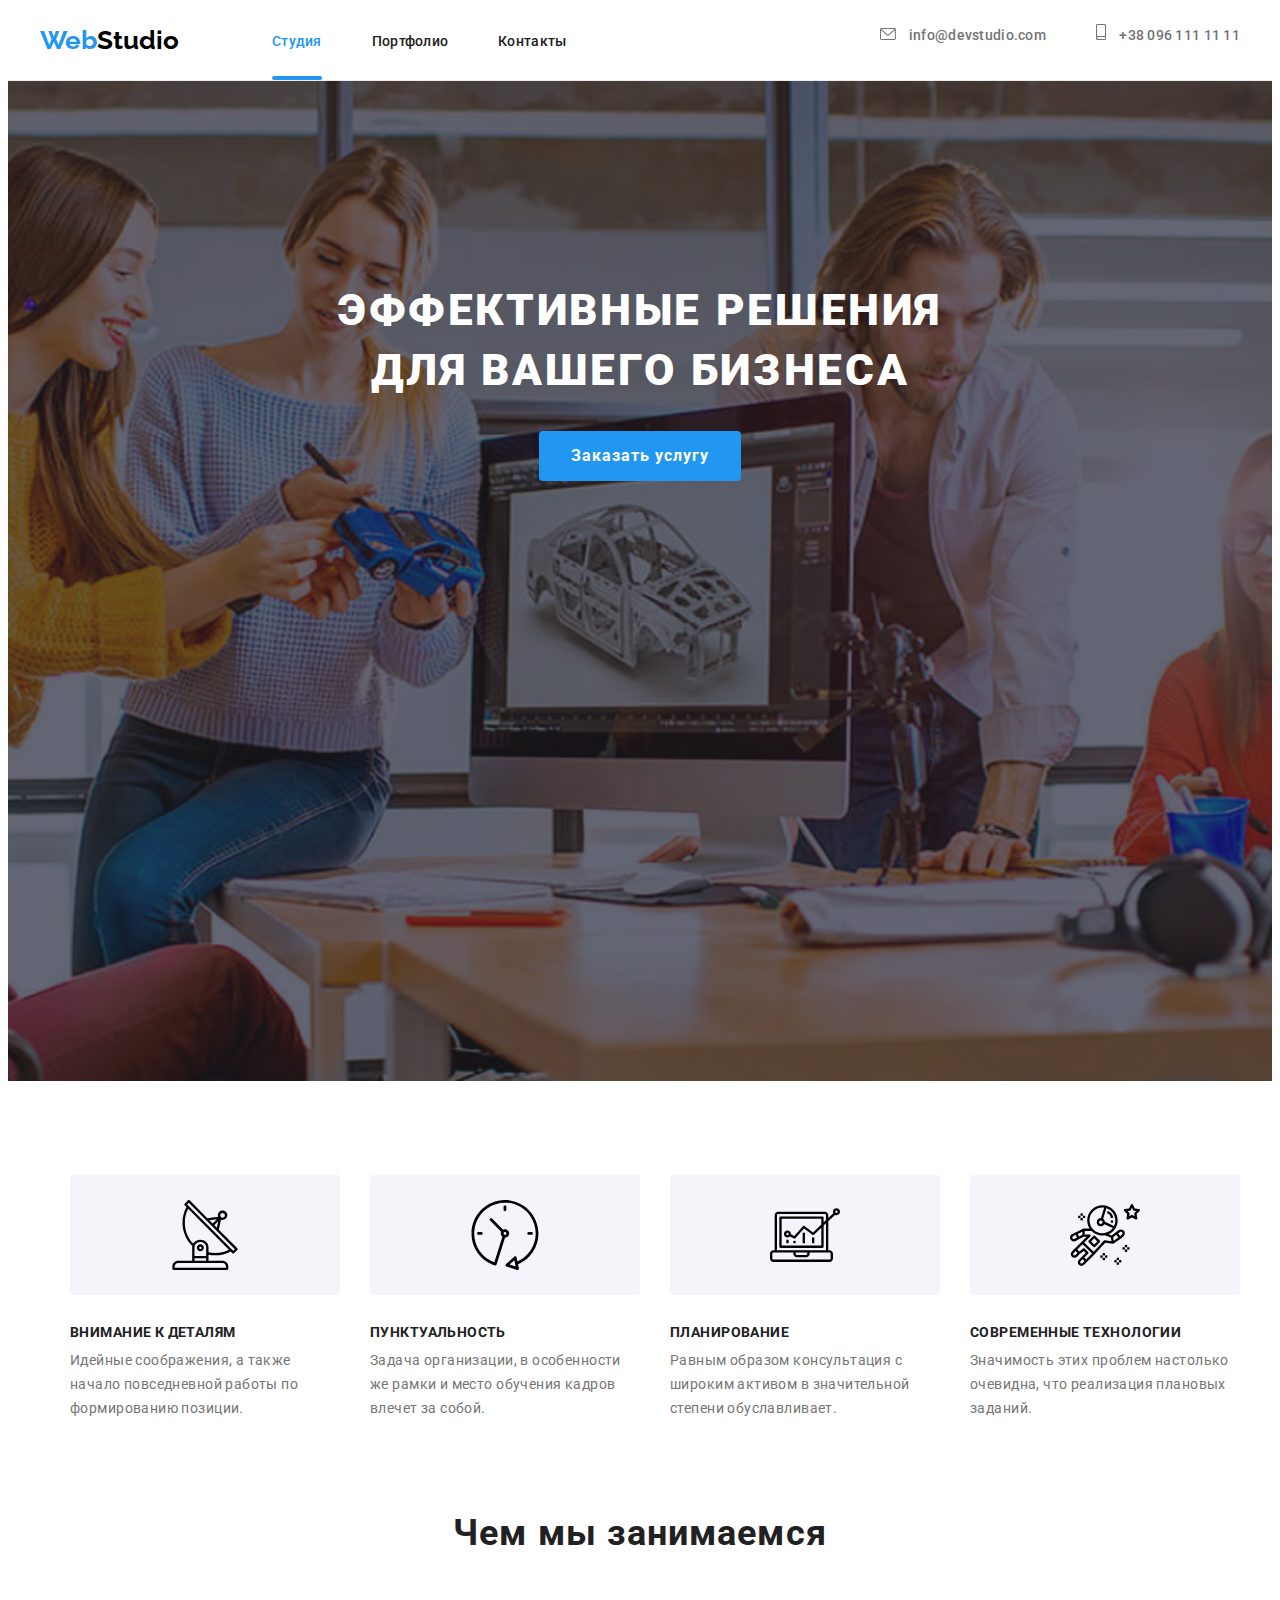
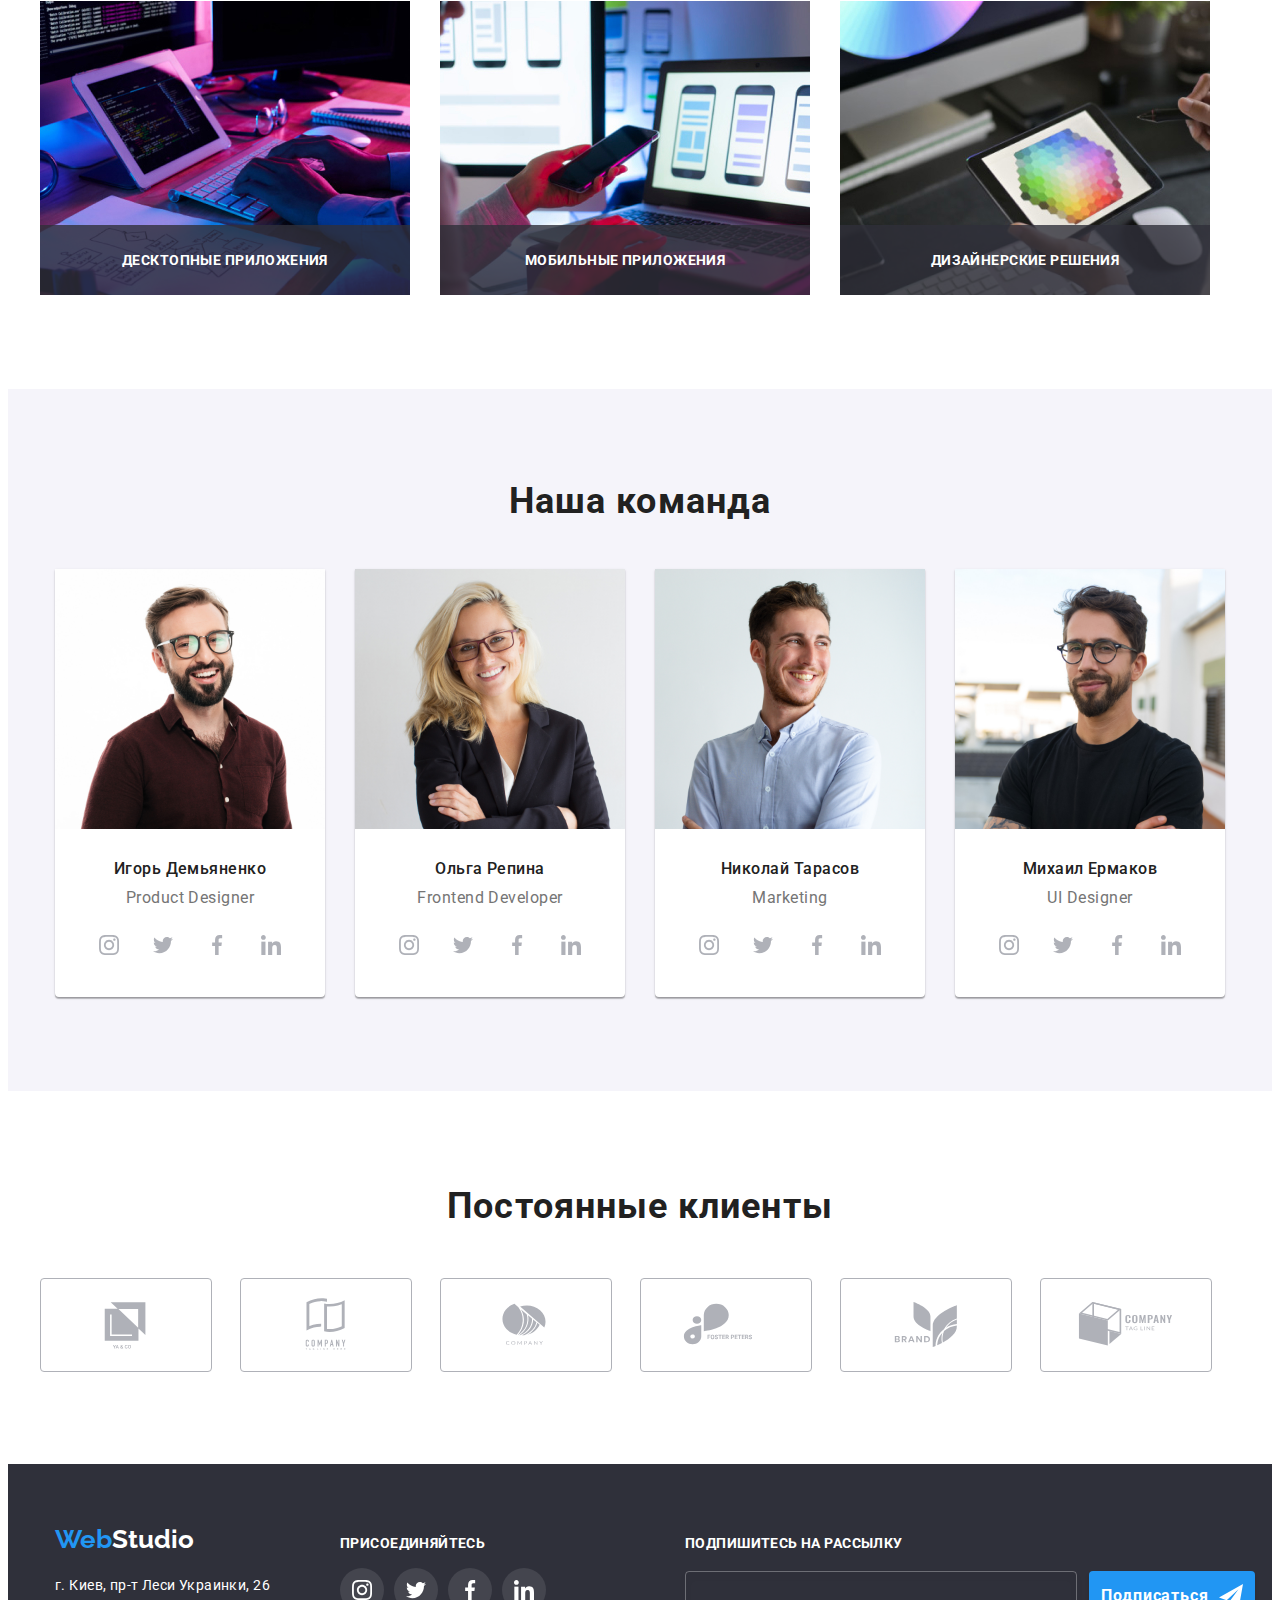
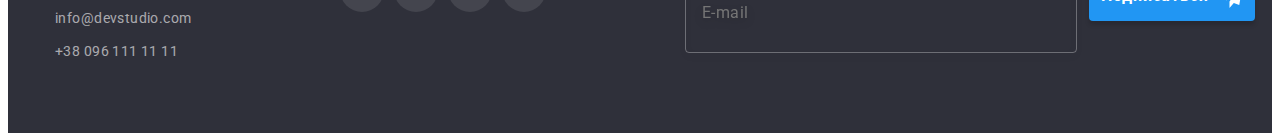
<file: index.html>
<!DOCTYPE html>
<html lang="ru">
<head>
    <meta charset="UTF-8" />
    <meta http-equiv="X-UA-Compatible" content="IE=edge" />
    <meta name="viewport" content="width=device-width, initial-scale=1.0" />
    <title>Студия</title>
    <link rel="preconnect" href="https://fonts.gstatic.com" />
    <link
        href="https://fonts.googleapis.com/css2?family=Raleway:wght@700&family=Roboto:wght@400;500;700;900&display=swap"
        rel="stylesheet" />
    <link rel="stylesheet" href="./css/main.min.css" />
    <link rel="stylesheet" href="./css/styles.css" />
    <link rel="stylesheet" href="https://cdnjs.cloudflare.com/ajax/libs/modern-normalize/1.1.0/modern-normalize.min.css"
        integrity="sha512-wpPYUAdjBVSE4KJnH1VR1HeZfpl1ub8YT/NKx4PuQ5NmX2tKuGu6U/JRp5y+Y8XG2tV+wKQpNHVUX03MfMFn9Q=="
        crossorigin="anonymous" referrerpolicy="no-referrer" />
</head>

<body>
    <header>
        <div class="container header">
            <button class="mobile-menu-btn" type="button" data-menu-button>
                <svg class="mobile-menu-icon" width="24" height="16">
                    <use class="mobile-menu-burger" href="./images/icons.svg#icon-menu"></use>
                    <use class="mobile-menu-close" href="./images/icons.svg#icon-close"></use>
                </svg>
            </button>
            <a href="./index.html" class="logo"><span class="logo-beginning">Web</span>Studio</a>
            <nav class="header__nav">
                <ul class="header__list">
                    <li class="header__list-item">
                        <a href="index.html" class="header__link link-active">Студия</a>
                    </li>
                    <li class="header__list-item">
                        <a href="portfolio.html" class="header__link">Портфолио</a>
                    </li>
                    <li class="header__list-item">
                        <a href="" class="header__link">Контакты</a>
                    </li>
                </ul>
            </nav>
            <ul class="header__address">
                <li class="header__address-item address__item">
                    <a href="" class="address__link envelope-link">
                        <svg class="icon icon-envelope">
                            <use href="./images/icons.svg#icon-envelope"></use>
                        </svg>
                        info@devstudio.com
                    </a>
                </li>
                <li class="header__address-item address__item">
                    <a href="" class="address__link tel-link">
                        <svg class="icon icon-tel">
                            <use href="./images/icons.svg#icon-tel"></use>
                        </svg>
                        +38 096 111 11 11
                    </a>
                </li>
            </ul>
        </div>
    </header>
    <div class="mobile-menu" data-menu>
        <ul class="mobile-menu-nav list">
            <li class="mobile-menu-nav-item">
                <a class="mobile-menu__link current" href="index.html">Студия </a>
            </li>
            <li class="mobile-menu-nav-item">
                <a class="mobile-menu__link" href="portfolio.html">Портфолио</a>
            </li>
            <li class="mobile-menu-nav-item">
                <a class="mobile-menu__link" href="">Контакты</a>
            </li>
        </ul>

        <ul class="mobile-menu-contacts list">
            <li class="mobile-menu-contacts-item">
                <a class="mobile-menu__contacts__tel accent" href=""> +38 096 111 11 11 </a>
            </li>
            <li class="mobile-menu-contacts-item">
                <a class="mobile-menu__contacts__mail" href="">info@devstudio.com</a>
            </li>
        </ul>

        <ul class="mobile-menu-socials list">
            <li class="mobile-menu-socials-item">
                <a class="mobile-menu-socials-link link" href=""> Instagram </a>
            </li>
            <li class="mobile-menu-socials-item">
                <a class="mobile-menu-socials-link link" href="">Twitter</a>
            </li>
            <li class="mobile-menu-socials-item">
                <a class="mobile-menu-socials-link link" href="">Facebook</a>
            </li>
            <li class="mobile-menu-socials-item">
                <a class="mobile-menu-socials-link link" href="">LinkedIn</a>
            </li>
        </ul>
    </div>
    <main> 
        <section class="hero bg-img">
            <div class="hero__container">
                <h1 class="hero__text">Эффективные решения для вашего бизнеса</h1>
                <button type="button" class="hero__btn" data-modal-open>Заказать услугу</button>
            </div>
        </section>
        <section class="benefits">
            <div class="container">
                <ul class="benefits__list">
                    <li class="benefits__item">
                        <div class="benefits__icon-box">
                        <svg class="benefits__icon" width="20" height="20">
                            <use href="./images/icons.svg#icon-antenna"></use>
                        </svg>
                        </div>
                        <div class="benefits__box">
                        <h3 class="benefits__header">Внимание к деталям</h3>
                        <p class="benefits__text">
                            Идейные соображения, а также начало повседневной работы по
                            формированию позиции.
                        </p>
                        </div>
                    </li>
                    <li class="benefits__item">
                        <div class="benefits__icon-box">
                        <svg class="benefits__icon" width="20" height="20">
                            <use href="./images/icons.svg#icon-clock"></use>
                        </svg>
                        </div>
                        <div class="benefits__box">
                        <h3 class="benefits__header">Пунктуальность</h3>
                        <p class="benefits__text">
                            Задача организации, в особенности же рамки и место обучения
                            кадров влечет за собой.
                        </p>
                        </div>
                    </li>
                    <li class="benefits__item">
                        <div class="benefits__icon-box">
                        <svg class="benefits__icon" width="20" height="20">
                            <use href="./images/icons.svg#icon-diagram"></use>
                        </svg>
                        </div>
                        <div class="benefits__box">
                        <h3 class="benefits__header">Планирование</h3>
                        <p class="benefits__text">
                            Равным образом консультация с широким активом в значительной
                            степени обуславливает.
                        </p>
                        </div>
                    </li>
                    <li class="benefits__item">
                        <div class="benefits__icon-box">
                        <svg class="benefits__icon" width="20" height="20">
                            <use href="./images/icons.svg#icon-astronaut"></use>
                        </svg>
                        </div>
                        <div class="benefits__box">
                        <h3 class="benefits__header">Современные технологии</h3>
                        <p class="benefits__text">
                            Значимость этих проблем настолько очевидна, что реализация
                            плановых заданий.
                        </p>
                        </div>
                    </li>
                </ul>
            </div>
        </section>
        <section class="activities">
            <div class="container">
                <h2 class="activities__header">Чем мы занимаемся</h2>
                <ul class="activities__list">
                    <li class="activities__item">
                        <img src="./images/features/box1.jpg" alt="Человек програмирует" width="370" height="294"
                            class="activities__img"/>
                        <p class="activities__paragraph">Десктопные приложения</p>
                    </li>
                    <li class="activities__item">
                        <img src="./images/features/box2.jpg" alt="Человек работает за компьютером с телефоном"
                            width="370" height="294" class="activities__img"/>
                        <p class="activities__paragraph">Мобильные приложения</p>
                    </li>
                    <li class="activities__item">
                        <img src="./images/features/box3.jpg" alt="Человек просматривает на планшете спектр цветов"
                            width="370" height="294" class="activities__img"/>
                        <p class="activities__paragraph">Дизайнерские решения</p>
                    </li>
                </ul>
            </div>
        </section>
        <section class="team">
            <h2 class="team__header">Наша команда</h2>
            <div class="container">
                <ul class="team__list">
                    <li class="team__container">
                        <picture>
                            <source
                            media="(min-width: 1200px)"
                            srcset=".\images\team\igor_desc.jpg    1x,.\images\team\igor_desc@2x.jpg 2x"
                            type="image/jpg"/>
                          <source
                            media="(min-width: 768px)"
                            srcset=".\images\team\igor_tab.jpg    1x,.\images\team\igor_tab@2x.jpg 2x"
                            type="image/jpg"/>
                          <source
                            media="(max-width: 767px)"
                            srcset=".\images\team\igor_mob.jpg    1x,.\images\team\igor_mob@2x.jpg 2x"
                            type="image/jpg"/>
                          <img
                            src=".\images\team\igor_mob.jpg"
                            alt="Игорь Демьяненко"/>
                        </picture>
                        <div class="team__box">
                            <h3 class="team__name">Игорь Демьяненко</h3>
                            <p class="team__paragraph">Product Designer</p>
                            <ul class="social-media">
                                <li class="social-media__item">
                                    <a class="social-media__link" href="">
                                        <svg class="social-media__icon team__icon" width="20" height="20">
                                            <use href="./images/icons.svg#icon-instagram"></use>
                                        </svg>
                                    </a>
                                </li>
                                <li class="social-media__item">
                                    <a class="social-media__link" href="">
                                        <svg class="social-media__icon team__icon" width="20" height="20">
                                            <use href="./images/icons.svg#icon-twitter"></use>
                                        </svg>
                                    </a>
                                </li>
                                <li class="social-media__item">
                                    <a class="social-media__link" href="">
                                        <svg class="social-media__icon team__icon" width="20" height="20">
                                            <use href="./images/icons.svg#icon-facebook"></use>
                                        </svg>
                                    </a>
                                </li>
                                <li class="social-media__item">
                                    <a class="social-media__link" href="">
                                        <svg class="social-media__icon team__icon" width="20" height="20">
                                            <use href="./images/icons.svg#icon-linkedin"></use>
                                        </svg>
                                    </a>
                                </li>
                            </ul>
                        </div>
                    </li>
                    <li class="team__container">
                        <picture>
                            <source
                            media="(min-width: 1200px)"
                            srcset=".\images\team\olga_desc.jpg    1x,.\images\team\olga_desc@2x.jpg 2x"
                            type="image/jpg"/>
                          <source
                            media="(min-width: 768px)"
                            srcset=".\images\team\olga_tab.jpg    1x,.\images\team\olga_tab@2x.jpg 2x"
                            type="image/jpg"/>
                          <source
                            media="(max-width: 767px)"
                            srcset=".\images\team\olga_mob.jpg    1x,.\images\team\olga_mob@2x.jpg 2x"
                            type="image/jpg"/>
                          <img
                            src=".\images\team\olga_mob.jpg"
                            alt="Ольга Репина"/>
                        </picture>
                        <div class="team__box">
                            <h3 class="team__name">Ольга Репина</h3>
                            <p class="team__paragraph">Frontend Developer</p>
                            <ul class="social-media">
                                <li class="social-media__item">
                                    <a class="social-media__link" href="">
                                        <svg class="social-media__icon team__icon" width="20" height="20">
                                            <use href="./images/icons.svg#icon-instagram"></use>
                                        </svg>
                                    </a>
                                </li>
                                <li class="social-media__item">
                                    <a class="social-media__link" href="">
                                        <svg class="social-media__icon team__icon" width="20" height="20">
                                            <use href="./images/icons.svg#icon-twitter"></use>
                                        </svg>
                                    </a>
                                </li>
                                <li class="social-media__item">
                                    <a class="social-media__link" href="">
                                        <svg class="social-media__icon team__icon" width="20" height="20">
                                            <use href="./images/icons.svg#icon-facebook"></use>
                                        </svg>
                                    </a>
                                </li>
                                <li class="social-media__item">
                                    <a class="social-media__link" href="">
                                        <svg class="social-media__icon team__icon" width="20" height="20">
                                            <use href="./images/icons.svg#icon-linkedin"></use>
                                        </svg>
                                    </a>
                                </li>
                            </ul>
                        </div>
                    </li>
                    <li class="team__container">
                        <picture>
                            <source
                            media="(min-width: 1200px)"
                            srcset=".\images\team\mykola_desc.jpg    1x,.\images\team\mykola_desc@2x.jpg 2x"
                            type="image/jpg"/>
                          <source
                            media="(min-width: 768px)"
                            srcset=".\images\team\mykola_tab.jpg    1x,.\images\team\mykola_tab@2x.jpg 2x"
                            type="image/jpg"/>
                          <source
                            media="(max-width: 767px)"
                            srcset=".\images\team\mykola_mob.jpg    1x,.\images\team\mykola_mob@2x.jpg 2x"
                            type="image/jpg"/>
                          <img
                            src=".\images\team\mykola_mob.jpg"
                            alt="Николай Тарасов"/>
                        </picture>
                        <div class="team__box">
                            <h3 class="team__name">Николай Тарасов</h3>
                            <p class="team__paragraph">Marketing</p>
                            <ul class="social-media">
                                <li class="social-media__item">
                                    <a class="social-media__link" href="">
                                        <svg class="social-media__icon team__icon" width="20" height="20">
                                            <use href="./images/icons.svg#icon-instagram"></use>
                                        </svg>
                                    </a>
                                </li>
                                <li class="social-media__item">
                                    <a class="social-media__link team__icon" href="">
                                        <svg class="social-media__icon" width="20" height="20">
                                            <use href="./images/icons.svg#icon-twitter"></use>
                                        </svg>
                                    </a>
                                </li>
                                <li class="social-media__item">
                                    <a class="social-media__link team__icon" href="">
                                        <svg class="social-media__icon" width="20" height="20">
                                            <use href="./images/icons.svg#icon-facebook"></use>
                                        </svg>
                                    </a>
                                </li>
                                <li class="social-media__item">
                                    <a class="social-media__link team__icon" href="">
                                        <svg class="social-media__icon" width="20" height="20">
                                            <use href="./images/icons.svg#icon-linkedin"></use>
                                        </svg>
                                    </a>
                                </li>
                            </ul>
                        </div>
                    </li>
                    <li class="team__container">
                        <picture>
                            <source
                            media="(min-width: 1200px)"
                            srcset=".\images\team\myhailo_desc.jpg    1x,.\images\team\myhailo_desc@2x.jpg 2x"
                            type="image/jpg"/>
                          <source
                            media="(min-width: 768px)"
                            srcset=".\images\team\myhailo_tab.jpg    1x,.\images\team\myhailo_tab@2x.jpg 2x"
                            type="image/jpg"/>
                          <source
                            media="(max-width: 767px)"
                            srcset=".\images\team\myhailo_mob.jpg    1x,.\images\team\myhailo_mob@2x.jpg 2x"
                            type="image/jpg"/>
                          <img
                            src=".\images\team\myhailo_mob.jpg"
                            alt="Михаил Ермаков"/>
                        </picture>
                        <div class="team__box">
                            <h3 class="team__name">Михаил Ермаков</h3>
                            <p class="team__paragraph">UI Designer</p>
                            <ul class="social-media">
                                <li class="social-media__item">
                                    <a class="social-media__link" href="">
                                        <svg class="social-media__icon team__icon" width="20" height="20">
                                            <use href="./images/icons.svg#icon-instagram"></use>
                                        </svg>
                                    </a>
                                </li>
                                <li class="social-media__item">
                                    <a class="social-media__link" href="">
                                        <svg class="social-media__icon team__icon" width="20" height="20">
                                            <use href="./images/icons.svg#icon-twitter"></use>
                                        </svg>
                                    </a>
                                </li>
                                <li class="social-media__item">
                                    <a class="social-media__link" href="">
                                        <svg class="social-media__icon team__icon" width="20" height="20">
                                            <use href="./images/icons.svg#icon-facebook"></use>
                                        </svg>
                                    </a>
                                </li>
                                <li class="social-media__item">
                                    <a class="social-media__link" href="">
                                        <svg class="social-media__icon team__icon" width="20" height="20">
                                            <use href="./images/icons.svg#icon-linkedin"></use>
                                        </svg>
                                    </a>
                                </li>
                            </ul>
                        </div>
                    </li>
                </ul>
            </div>
        </section>
        <section class="clients">
            <div class="container">
            <h3 class="client__header">Постоянные клиенты</h3>
            <ul class="client__list">
                <li class="client__list-item">
                    <a href="" class="client__list-link">
                        <svg class="client__icon" width="20" height="20">
                            <use href="./images/icons.svg#icon-Logo"></use>
                        </svg>
                    </a>
                </li>
                <li class="client__list-item">
                    <a href="" class="client__list-link">
                        <svg class="client__icon" width="20" height="20">
                            <use href="./images/icons.svg#icon-Logo-1"></use>
                        </svg>
                    </a>
                </li>
                <li class="client__list-item">
                    <a href="" class="client__list-link">
                            <svg class="client__icon" width="20" height="20">
                                <use href="./images/icons.svg#icon-Logo-2"></use>
                            </svg>
                    </a>
                </li>
                <li class="client__list-item">
                    <a href="" class="client__list-link">
                            <svg class="client__icon" width="20" height="20">
                                <use href="./images/icons.svg#icon-Logo-3"></use>
                            </svg>
                    </a>
                </li>
                <li class="client__list-item">
                    <a href="" class="client__list-link">
                            <svg class="client__icon" width="20" height="20">
                                <use href="./images/icons.svg#icon-Logo-4"></use>
                            </svg>
                    </a>
                </li>
                <li class="client__list-item">
                    <a href="" class="client__list-link">
                            <svg class="client__icon" width="20" height="20">
                                <use href="./images/icons.svg#icon-Logo-5"></use>
                            </svg>
                    </a>
                </li>
            </ul>
            </div>
        </section>
    </main>
    <footer class="footer">
        <div class="container">
            <div class="footer__box container">
                    <address class="footer__address">
                        <a href="./index.html" class="logo logo-reverse footer__logo"><span class="logo-beginning">Web</span>Studio</a>
                        <ul class="address">
                            <li class="address__item">
                                <p class="footer__paragraph">г. Киев, пр-т Леси Украинки, 26</p>
                            </li>
                            <li class="address__item">
                                <a href="" class="footer__link address__link">info@devstudio.com</a>
                            </li>
                            <li class="address__item">
                                <a href="" class="footer__link address__link">+38 096 111 11 11</a>
                            </li>
                        </ul>
                    </address>
                <div class="footer__social-media">
                <p class="social-media__paragraph">присоединяйтесь</p>
                    <ul class="social-media">
                        <li class="social-media__item">
                            <a class="social-media__link footer__social-link" href="">
                                <svg class="social-media__icon footer__icon" width="20" height="20">
                                    <use href="./images/icons.svg#icon-instagram"></use>
                                </svg>
                            </a>
                        </li>
                        <li class="social-media__item">
                            <a class="social-media__link footer__social-link" href="">
                                <svg class="social-media__icon footer__icon" width="20" height="20">
                                 <use href="./images/icons.svg#icon-twitter"></use>
                                </svg>
                            </a>
                        </li>
                        <li class="social-media__item">
                            <a class="social-media__link footer__social-link" href="">
                                <svg class="social-media__icon footer__icon" width="20" height="20">
                                    <use href="./images/icons.svg#icon-facebook"></use>
                                </svg>
                            </a>
                        </li>
                        <li class="social-media__item">
                            <a class="social-media__link footer__social-link" href="">
                                <svg class="social-media__icon footer__icon" width="20" height="20">
                                    <use href="./images/icons.svg#icon-linkedin"></use>
                                </svg>
                            </a>
                        </li>
                    </ul>
                </div>
                <div class="subscribe__box">
                    <p class="subscribe__text">
                        Подпишитесь на рассылку
                    </p>
                    <form class="subscribe__form">
                        <label for="">
                            <input type="email" name="user-mail" placeholder="E-mail" class="subscribe__input">
                        </label>
                        <button class="subscribe__btn" type="button">
                            <span class="subscribe__btn-text">
                                Подписаться
                            </span>
                            <svg class="subscribe__btn-icon">
                                <use href="./images/icons.svg#icon-send">
                            </svg>
                        </button>
                    </form>
                </div>
            </div>
        </div>
    </footer>
    <div class="backdrop is-hidden" data-modal>
        <div class="modal">
            <button class="modal__close-btn" data-modal-close>
                <svg class="close-img" width="11" height="11">
                    <use href="./images/icons.svg#icon-close"></use>
                </svg>
            </button>
            <p class="modal__text">Оставьте свои данные, мы вам перезвоним</p>
            <ul class="modal__list">
                <li class="modal__item">
                    <label for="" class="modal__label">
                        <span class="modal__label-title">Имя</span>
                        <input type="text" class="modal__input" name="user-name">
                        <svg class="modal__icon" width="12" height="12">
                            <use href="./images/icons.svg#icon-modal-person"></use>
                        </svg>
                    </label>
                </li>
                <li class="modal__item">
                    <label for="" class="modal__label">
                        <span class="modal__label-title">Телефон</span>
                        <input type="tel" class="modal__input" name="user-phone" id="user-phone" im-insert="true">
                        <svg class="modal__icon" width="13" height="13">
                            <use href="./images/icons.svg#icon-modal-phone"></use>
                          </svg>
                    </label>
                </li>
                <li class="modal__item">
                    <label for="" class="modal__label">
                        <span class="modal__label-title">Почта</span>
                        <input type="email" class="modal__input" name="uer-email">
                        <svg class="modal__icon" width="15" height="12">
                            <use href="./images/icons.svg#icon-modal-mail"></use>
                          </svg>
                    </label>
                </li>
                <li class="modal__item">
                    <label for="" class="modal__label">
                        <span class="modal__label-title">Комментарий</span>
                        <textarea class="modal__com" placeholder="Введите текст" name="comments" cols="30" rows="10"></textarea>
                    </label>
                </li>
            </ul>
            <div class="checkbox">
                <label class="checkbox__label">
                    <input type="checkbox" name="checkbox" class="checkbox__check visually-hidden">
                    <span class="checkbox__form-check" >
                        <svg class="checkbox__icon-check" width="11px" height="8px">
                            <use href="./images/icons.svg#icon-modal-agree"></use>
                        </svg>
                    </span>
                    <span class="checkbox__text">
                        Соглашаюсь с рассылкой и принимаю <a href="" class="checkbox__link">Условия договора</a>
                    </span>
                </label>
                <button type="submit" class="checkbox__btn">
                    <span class="checkbox__btn-text">Отправить</span>
                </button>
            </div>
        </div>
    </div>
    <script src="./js/modal.js"></script>
    <script src="./js/menu.js"></script>
</body>
</html>
</file>
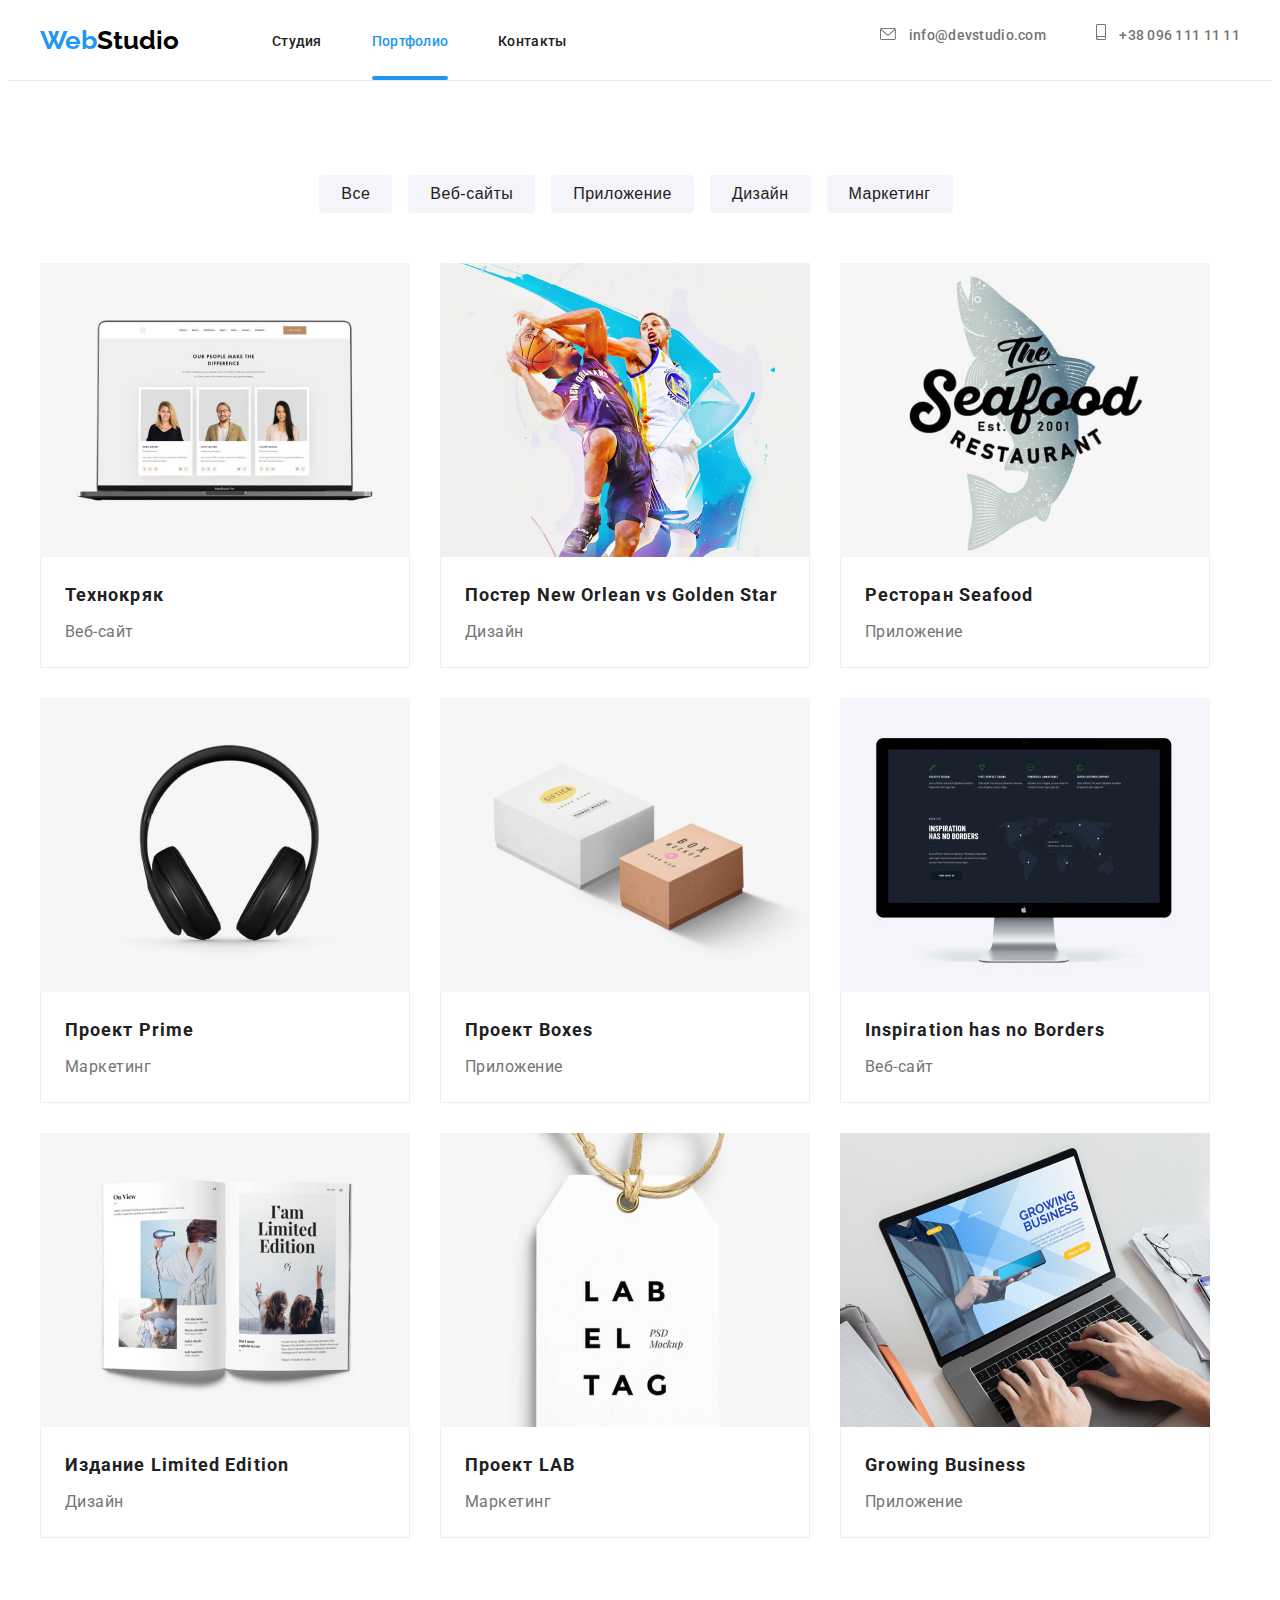
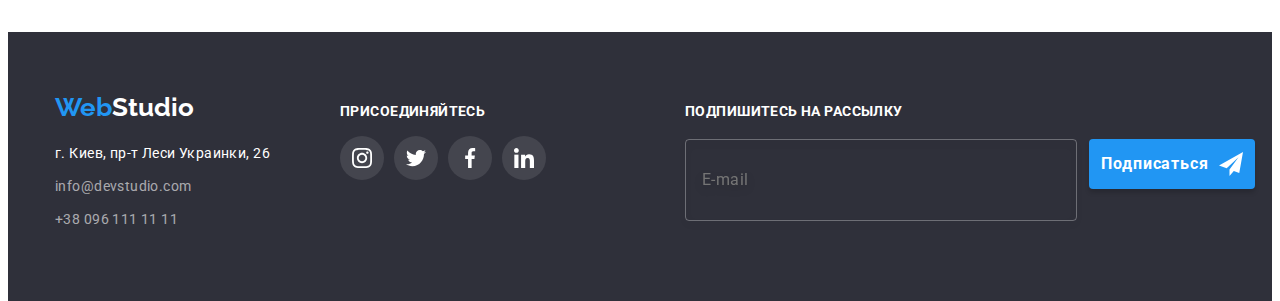
<file: portfolio.html>
<!DOCTYPE html>
<html lang="ru">
<head>
    <meta charset="UTF-8">
    <meta http-equiv="X-UA-Compatible" content="IE=edge">
    <meta name="viewport" content="width=device-width, initial-scale=1.0">
    <title>Портфолио</title>
    <link rel="preconnect" href="https://fonts.gstatic.com">
    <link href="https://fonts.googleapis.com/css2?family=Raleway:wght@700&family=Roboto:wght@400;500;700;900&display=swap" rel="stylesheet">
    <link rel="stylesheet" href="./css/main.min.css" />
    <link rel="stylesheet" href="./css/styles.css">
    <link rel="stylesheet" href="https://cdnjs.cloudflare.com/ajax/libs/modern-normalize/1.1.0/modern-normalize.min.css" integrity="sha512-wpPYUAdjBVSE4KJnH1VR1HeZfpl1ub8YT/NKx4PuQ5NmX2tKuGu6U/JRp5y+Y8XG2tV+wKQpNHVUX03MfMFn9Q==" crossorigin="anonymous" referrerpolicy="no-referrer" />
</head>
<body>
    <header>
        <div class="container header">
            <button class="mobile-menu-btn" type="button" data-menu-button>
                <svg class="mobile-menu-icon" width="24" height="16">
                    <use class="mobile-menu-burger" href="./images/icons.svg#icon-menu"></use>
                    <use class="mobile-menu-close" href="./images/icons.svg#icon-close"></use>
                </svg>
            </button>
            <a href="./index.html" class="logo"><span class="logo-beginning">Web</span>Studio</a>
            <nav class="header__nav">
                <ul class="header__list">
                    <li class="header__list-item">
                        <a href="index.html" class="header__link">Студия</a>
                    </li>
                    <li class="header__list-item">
                        <a href="portfolio.html" class="header__link link-active">Портфолио</a>
                    </li>
                    <li class="header__list-item">
                        <a href="" class="header__link">Контакты</a>
                    </li>
                </ul>
            </nav>
            <ul class="header__address">
                <li class="header__address-item address__item">
                    <a href="" class="address__link envelope-link">
                        <svg class="icon icon-envelope">
                            <use href="./images/icons.svg#icon-envelope"></use>
                        </svg>
                        info@devstudio.com
                    </a>
                </li>
                <li class="header__address-item address__item">
                    <a href="" class="address__link tel-link">
                        <svg class="icon icon-tel">
                            <use href="./images/icons.svg#icon-tel"></use>
                        </svg>
                        +38 096 111 11 11
                    </a>
                </li>
            </ul>
        </div>
    </header>
    <div class="mobile-menu" data-menu>
        <ul class="mobile-menu-nav list">
            <li class="mobile-menu-nav-item">
                <a class="mobile-menu__link" href="index.html">Студия </a>
            </li>
            <li class="mobile-menu-nav-item">
                <a class="mobile-menu__link current" href="portfolio.html">Портфолио</a>
            </li>
            <li class="mobile-menu-nav-item">
                <a class="mobile-menu__link" href="">Контакты</a>
            </li>
        </ul>

        <ul class="mobile-menu-contacts list">
            <li class="mobile-menu-contacts-item">
                <a class="mobile-menu__contacts__tel accent" href=""> +38 096 111 11 11 </a>
            </li>
            <li class="mobile-menu-contacts-item">
                <a class="mobile-menu__contacts__mail" href="">info@devstudio.com</a>
            </li>
        </ul>

        <ul class="mobile-menu-socials list">
            <li class="mobile-menu-socials-item">
                <a class="mobile-menu-socials-link link" href=""> Instagram </a>
            </li>
            <li class="mobile-menu-socials-item">
                <a class="mobile-menu-socials-link link" href="">Twitter</a>
            </li>
            <li class="mobile-menu-socials-item">
                <a class="mobile-menu-socials-link link" href="">Facebook</a>
            </li>
            <li class="mobile-menu-socials-item">
                <a class="mobile-menu-socials-link link" href="">LinkedIn</a>
            </li>
        </ul>
    </div>
    <main>
    <section class="portfolio">
        <div class="container">
            <ul class="portfolio__btns">
                <li class="portfolio__btns-item">
                    <button type="button" class="portfolio__btn btn-active">Все</button>
                </li>
                <li class="portfolio__btns-item">
                    <button type="button" class="portfolio__btn">Веб-сайты</button>
                </li>
                <li class="portfolio__btns-item">
                    <button type="button" class="portfolio__btn">Приложение</button>
                </li>
                <li class="portfolio__btns-item">
                    <button type="button" class="portfolio__btn">Дизайн</button>
                </li>
                <li class="portfolio__btns-item">
                    <button type="button" class="portfolio__btn">Маркетинг</button>
                </li>
            </ul>
            <ul class="portfolio__list">
                <li class="portfolio__item">
                    <div class="portfolio__thumb">
                        <picture>
                            <source
                              media="(min-width: 1200px)"
                              srcset=".\images\portfolio\img1_desc.jpg    1x,.\images\portfolio\img1_desc@2x.jpg 2x"
                              type="image/jpg"/>
                            <source
                              media="(min-width: 768px)"
                              srcset=".\images\portfolio\img1_tab.jpg    1x,.\images\portfolio\img1_tab@2x.jpg 2x"
                              type="image/jpg"/>
                            <source
                              media="(max-width: 767px)"
                              srcset=".\images\portfolio\img1_mob.jpg    1x,.\images\portfolio\img1_mob@2x.jpg 2x"
                              type="image/jpg"/>
                            <img
                              src=".\images\portfolio\img1_mob.jpg"
                              alt="Три фото на экране ноутбука"/>
                          </picture>
                    <div class="portfolio__img-overlay">
                        <p class="portfolio__text-overlay">Ресурс предлагает комплексные предложения с разным уровнем функционала и
                          сервисов. Все это позволит посетителю получить
                          исчерпывающие сведения о компании или частном лице.</p>
                      </div>
                    </div>
                    <div class="portfolio__wrapper">
                    <p class="portfolio__header">Технокряк</p>
                    <p class="portfolio__paragraph first-paragraph">Веб-сайт</p>
                    </div>
                </li>
                <li class="portfolio__item">
                    <div class="portfolio__thumb">
                    <picture>
                        <source
                              media="(min-width: 1200px)"
                              srcset=".\images\portfolio\img2_desc.jpg    1x,.\images\portfolio\img2_desc@2x.jpg 2x"
                              type="image/jpg"/>
                            <source
                              media="(min-width: 768px)"
                              srcset=".\images\portfolio\img2_tab.jpg    1x,.\images\portfolio\img2_tab@2x.jpg 2x"
                              type="image/jpg"/>
                            <source
                              media="(max-width: 767px)"
                              srcset=".\images\portfolio\img2_mob.jpg    1x,.\images\portfolio\img2_mob@2x.jpg 2x"
                              type="image/jpg"/>
                            <img
                              src=".\images\portfolio\img2_mob.jpg"
                              alt="Баскетболисты в игре"/>
                        </picture>
                    <div class="portfolio__img-overlay">
                        <p class="portfolio__text-overlay">Ресурс предлагает комплексные предложения с разным уровнем функционала и
                          сервисов. Все это позволит посетителю получить
                          исчерпывающие сведения о компании или частном лице.</p>
                      </div>
                    </div>
                    <div class="portfolio__wrapper">
                    <p class="portfolio__header">Постер New Orlean vs Golden Star</p>
                    <p class="portfolio__paragraph">Дизайн</p>
                    </div>
                </li>
                <li class="portfolio__item">
                    <div class="portfolio__thumb">
                    <picture>
                        <source
                        media="(min-width: 1200px)"
                        srcset=".\images\portfolio\img3_desc.jpg    1x,.\images\portfolio\img3_desc@2x.jpg 2x"
                        type="image/jpg"/>
                      <source
                        media="(min-width: 768px)"
                        srcset=".\images\portfolio\img3_tab.jpg    1x,.\images\portfolio\img3_tab@2x.jpg 2x"
                        type="image/jpg"/>
                      <source
                        media="(max-width: 767px)"
                        srcset=".\images\portfolio\img3_mob.jpg    1x,.\images\portfolio\img3_mob@2x.jpg 2x"
                        type="image/jpg"/>
                      <img
                        src=".\images\portfolio\img3_mob.jpg"
                        alt="Афиша рыбного ресторана"/>
                    </picture>
                    <div class="portfolio__img-overlay">
                        <p class="portfolio__text-overlay">Ресурс предлагает комплексные предложения с разным уровнем функционала и
                          сервисов. Все это позволит посетителю получить
                          исчерпывающие сведения о компании или частном лице.</p>
                      </div>
                    </div>
                    <div class="portfolio__wrapper">
                    <p class="portfolio__header">Ресторан Seafood</p>
                    <p class="portfolio__paragraph">Приложение</p>
                    </div>
                </li>
                <li class="portfolio__item">
                    <div class="portfolio__thumb">
                        <picture>
                        <source
                        media="(min-width: 1200px)"
                        srcset=".\images\portfolio\img4_desc.jpg    1x,.\images\portfolio\img4_desc@2x.jpg 2x"
                        type="image/jpg"/>
                      <source
                        media="(min-width: 768px)"
                        srcset=".\images\portfolio\img4_tab.jpg    1x,.\images\portfolio\img4_tab@2x.jpg 2x"
                        type="image/jpg"/>
                      <source
                        media="(max-width: 767px)"
                        srcset=".\images\portfolio\img4_mob.jpg    1x,.\images\portfolio\img4_mob@2x.jpg 2x"
                        type="image/jpg"/>
                      <img
                        src=".\images\portfolio\img4_mob.jpg"
                        alt="Наушники"/>
                    </picture>
                    <div class="portfolio__img-overlay">
                        <p class="portfolio__text-overlay">Ресурс предлагает комплексные предложения с разным уровнем функционала и
                          сервисов. Все это позволит посетителю получить
                          исчерпывающие сведения о компании или частном лице.</p>
                      </div>
                    </div>
                    <div class="portfolio__wrapper">
                    <p class="portfolio__header">Проект Prime</p>
                    <p class="portfolio__paragraph">Маркетинг</p>
                    </div>
                </li>
                <li class="portfolio__item">
                    <div class="portfolio__thumb">
                        <picture>
                        <source
                        media="(min-width: 1200px)"
                        srcset=".\images\portfolio\img5_desc.jpg    1x,.\images\portfolio\img5_desc@2x.jpg 2x"
                        type="image/jpg"/>
                      <source
                        media="(min-width: 768px)"
                        srcset=".\images\portfolio\img5_tab.jpg    1x,.\images\portfolio\img5_tab@2x.jpg 2x"
                        type="image/jpg"/>
                      <source
                        media="(max-width: 767px)"
                        srcset=".\images\portfolio\img5_mob.jpg    1x,.\images\portfolio\img5_mob@2x.jpg 2x"
                        type="image/jpg"/>
                      <img
                        src=".\images\portfolio\img5_mob.jpg"
                        alt="Пример дизайна коробок"/>
                    </picture>
                    <div class="portfolio__img-overlay">
                        <p class="portfolio__text-overlay">Ресурс предлагает комплексные предложения с разным уровнем функционала и
                          сервисов. Все это позволит посетителю получить
                          исчерпывающие сведения о компании или частном лице.</p>
                      </div>
                    </div>
                    <div class="portfolio__wrapper">
                    <p class="portfolio__header">Проект Boxes</p>
                    <p class="portfolio__paragraph">Приложение</p>
                    </div>
                </li>
                <li class="portfolio__item">
                    <div class="portfolio__thumb">
                        <picture>
                        <source
                        media="(min-width: 1200px)"
                        srcset=".\images\portfolio\img6_desc.jpg    1x,.\images\portfolio\img6_desc@2x.jpg 2x"
                        type="image/jpg"/>
                      <source
                        media="(min-width: 768px)"
                        srcset=".\images\portfolio\img6_tab.jpg    1x,.\images\portfolio\img6_tab@2x.jpg 2x"
                        type="image/jpg"/>
                      <source
                        media="(max-width: 767px)"
                        srcset=".\images\portfolio\img6_mob.jpg    1x,.\images\portfolio\img6_mob@2x.jpg 2x"
                        type="image/jpg"/>
                      <img
                        src=".\images\portfolio\img6_mob.jpg"
                        alt="Экран MAC"/>
                    </picture>
                    <div class="portfolio__img-overlay">
                        <p class="portfolio__text-overlay">Ресурс предлагает комплексные предложения с разным уровнем функционала и
                          сервисов. Все это позволит посетителю получить
                          исчерпывающие сведения о компании или частном лице.</p>
                      </div>
                    </div>
                    <div class="portfolio__wrapper">
                    <p class="portfolio__header">Inspiration has no Borders</p>
                    <p class="portfolio__paragraph">Веб-сайт</p>
                    </div>
                </li>
                <li class="portfolio__item">
                    <div class="portfolio__thumb">
                        <picture>
                        <source
                        media="(min-width: 1200px)"
                        srcset=".\images\portfolio\img7_desc.jpg    1x,.\images\portfolio\img7_desc@2x.jpg 2x"
                        type="image/jpg"/>
                      <source
                        media="(min-width: 768px)"
                        srcset=".\images\portfolio\img7_tab.jpg    1x,.\images\portfolio\img7_tab@2x.jpg 2x"
                        type="image/jpg"/>
                      <source
                        media="(max-width: 767px)"
                        srcset=".\images\portfolio\img7_mob.jpg    1x,.\images\portfolio\img7_mob@2x.jpg 2x"
                        type="image/jpg"/>
                      <img
                        src=".\images\portfolio\img7_mob.jpg"
                        alt="Разворот журнала"/>
                    </picture>
                    <div class="portfolio__img-overlay">
                        <p class="portfolio__text-overlay">Ресурс предлагает комплексные предложения с разным уровнем функционала и
                          сервисов. Все это позволит посетителю получить
                          исчерпывающие сведения о компании или частном лице.</p>
                      </div>
                    </div>
                    <div class="portfolio__wrapper">
                    <p class="portfolio__header">Издание Limited Edition</p>
                    <p class="portfolio__paragraph">Дизайн</p>
                    </div>
                </li>
                <li class="portfolio__item">
                    <div class="portfolio__thumb">
                        <picture>
                        <source
                        media="(min-width: 1200px)"
                        srcset=".\images\portfolio\img8_desc.jpg    1x,.\images\portfolio\img8_desc@2x.jpg 2x"
                        type="image/jpg"/>
                      <source
                        media="(min-width: 768px)"
                        srcset=".\images\portfolio\img8_tab.jpg    1x,.\images\portfolio\img8_tab@2x.jpg 2x"
                        type="image/jpg"/>
                      <source
                        media="(max-width: 767px)"
                        srcset=".\images\portfolio\img8_mob.jpg    1x,.\images\portfolio\img8_mob@2x.jpg 2x"
                        type="image/jpg"/>
                      <img
                        src=".\images\portfolio\img8_mob.jpg"
                        alt="Бирка на веревке"/>
                    </picture>
                    <div class="portfolio__img-overlay">
                        <p class="portfolio__text-overlay">Ресурс предлагает комплексные предложения с разным уровнем функционала и
                          сервисов. Все это позволит посетителю получить
                          исчерпывающие сведения о компании или частном лице.</p>
                      </div>
                    </div>
                    <div class="portfolio__wrapper">
                    <p class="portfolio__header">Проект LAB</p>
                    <p class="portfolio__paragraph">Маркетинг</p>
                    </div>
                </li>
                <li class="portfolio__item">
                    <div class="portfolio__thumb">
                        <picture>
                        <source
                        media="(min-width: 1200px)"
                        srcset=".\images\portfolio\img9_desc.jpg    1x,.\images\portfolio\img9_desc@2x.jpg 2x"
                        type="image/jpg"/>
                      <source
                        media="(min-width: 768px)"
                        srcset=".\images\portfolio\img9_tab.jpg    1x,.\images\portfolio\img9_tab@2x.jpg 2x"
                        type="image/jpg"/>
                      <source
                        media="(max-width: 767px)"
                        srcset=".\images\portfolio\img9_mob.jpg    1x,.\images\portfolio\img9_mob@2x.jpg 2x"
                        type="image/jpg"/>
                      <img
                        src=".\images\portfolio\img9_mob.jpg"
                        alt="Руки на клавиатуре ноутбука"/>
                    </picture>
                    <div class="portfolio__img-overlay">
                        <p class="portfolio__text-overlay">Ресурс предлагает комплексные предложения с разным уровнем функционала и
                          сервисов. Все это позволит посетителю получить
                          исчерпывающие сведения о компании или частном лице.</p>
                    </div>
                    </div>
                    <div class="portfolio__wrapper">
                    <p class="portfolio__header">Growing Business</p>
                    <p class="portfolio__paragraph">Приложение</p>
                    </div>
                </li>
            </ul>
        </div>
    </section>
    </main>
    <footer class="footer">
        <div class="container">
            <div class="footer__box container">
                    <address class="footer__address">
                        <a href="./index.html" class="logo logo-reverse footer__logo"><span class="logo-beginning">Web</span>Studio</a>
                        <ul class="address">
                            <li class="address__item">
                                <p class="footer__paragraph">г. Киев, пр-т Леси Украинки, 26</p>
                            </li>
                            <li class="address__item">
                                <a href="" class="footer__link address__link">info@devstudio.com</a>
                            </li>
                            <li class="address__item">
                                <a href="" class="footer__link address__link">+38 096 111 11 11</a>
                            </li>
                        </ul>
                    </address>
                <div class="footer__social-media">
                <p class="social-media__paragraph">присоединяйтесь</p>
                    <ul class="social-media">
                        <li class="social-media__item">
                            <a class="social-media__link footer__social-link" href="">
                                <svg class="social-media__icon footer__icon" width="20" height="20">
                                    <use href="./images/icons.svg#icon-instagram"></use>
                                </svg>
                            </a>
                        </li>
                        <li class="social-media__item">
                            <a class="social-media__link footer__social-link" href="">
                                <svg class="social-media__icon footer__icon" width="20" height="20">
                                 <use href="./images/icons.svg#icon-twitter"></use>
                                </svg>
                            </a>
                        </li>
                        <li class="social-media__item">
                            <a class="social-media__link footer__social-link" href="">
                                <svg class="social-media__icon footer__icon" width="20" height="20">
                                    <use href="./images/icons.svg#icon-facebook"></use>
                                </svg>
                            </a>
                        </li>
                        <li class="social-media__item">
                            <a class="social-media__link footer__social-link" href="">
                                <svg class="social-media__icon footer__icon" width="20" height="20">
                                    <use href="./images/icons.svg#icon-linkedin"></use>
                                </svg>
                            </a>
                        </li>
                    </ul>
                </div>
                <div class="subscribe__box">
                    <p class="subscribe__text">
                        Подпишитесь на рассылку
                    </p>
                    <form class="subscribe__form">
                        <label for="">
                            <input type="email" name="user-mail" placeholder="E-mail" class="subscribe__input">
                        </label>
                        <button class="subscribe__btn" type="button">
                            <span class="subscribe__btn-text">
                                Подписаться
                            </span>
                            <svg class="subscribe__btn-icon">
                                <use href="./images/icons.svg#icon-send">
                            </svg>
                        </button>
                    </form>
                </div>
            </div>
        </div>
    </footer>
</body>
    <script src="./js/modal.js"></script>
    <script src="./js/menu.js"></script>
</html>
</file>
<file: css/styles.css>
/* :root {
    --main-text-color:#757575;
    --header-color:#212121;
    --header-bg-color: #FFFFFF;
    --animation-color: #2196F3;
    --logo-color: #000000;
    --team-bg-color: #F5F4FA;
    --animation-button: #188CE8;
    --footer-bg-color: #2F303A;
    --border-color: #eeeeee;
    --bg-color: #f5f4fa;
    --attention-grid-item: 4;
    --client-grid-item: 6;
    --anim-slow: 600ms ease-in-out;
	--anim-fast: 300ms ease-in-out;
}
html {
    box-sizing: border-box;
}
*,
*::before,
*::after {
    box-sizing: inherit;
}
h2,
h3,
p{
    margin-block-start: 0;
    margin-block-end: 0;
}
body {
    color: var(--main-text-color);
    font-family: Roboto, sans-serif;
    font-weight: 400;
    margin-block-start: 0;
    margin-block-end: 0;
}
a{
    text-decoration: none;
}
ul{
    list-style-type: none;
    padding-inline-start: 0px;
    margin-block-start: 0;
    margin-block-end: 0;
}
.container{
    width: 1200px;
    margin-left: auto;
    margin-right: auto;
    padding-left: 15px;
    padding-right: 15px;
}
.header{
    display: flex;
    align-items: center;
    height: 80px;
    border-bottom: 1px solid rgba(236, 236, 236, 1);
}
.logo {
    display: inline-flex;
    color:var(--logo-color);
    font-family: 'Raleway';
    font-style: normal;
    font-weight: 700;
    font-size: 26px;
}

.logo-beginning {
    color: var(--animation-color);
}
.header_link {
    font-family: 'Roboto';
    color: var(--header-color);
    font-weight: 500;
    font-size: 14px;
    line-height: 1.1;
    letter-spacing: 0.02em;
    transition: 250ms cubic-bezier(0.4, 0, 0.2, 1);
}

.header_link:hover,
.header_link:focus{
    color: var(--animation-color);
}
.link-active{
    position: relative;
    color: var(--animation-color);
    padding-top: 32px;
    padding-bottom: 32px;
}
.link-active::after{
    position: absolute;
    left: 0;
    bottom: 1px;
    width: 100%;
    height: 4px;
    content: '';
    background-color: var(--animation-color);
    border-radius: 2px;
}
.header_list{
    display: flex;
    padding-inline-start: 0px;
}
.header_nav{
    margin-left: 93px;
}
.header_list-item:not(:last-child){
    margin-right: 50px;
}
.header_address{
    display: inline-flex;
    margin-left: auto;
}
.header_address-item{
    justify-content: center;
}
.header_address-item:not(:last-child){
    margin-right: 50px;
}
.address_link{
    font-family: 'Roboto';
    color: var(--main-text-color);
    font-weight: 500;
    font-size: 14px;
    line-height: 1;
    letter-spacing: 0.02em;
    transition: 250ms cubic-bezier(0.4, 0, 0.2, 1);
}
.address_link:hover,
.address_link:focus{
    color: var(--animation-color);
}
.envelope-link{
    transition: 250ms cubic-bezier(0.4, 0, 0.2, 1);
}
.envelope-link:hover,
.envelope-link:focus {
    color: var(--animation-color);
}
.icon-envelope {
  width: 16px;
  height: 12px;
  margin-right: 10px;
  fill: currentColor;
}

.tel-link {
  color: var(--main-text-color);
  transition: 250ms cubic-bezier(0.4, 0, 0.2, 1);
}

.tel-link:hover,
.tel-link:focus {
  color: var(--animation-color);
}

.icon-tel {
  width: 10px;
  height: 16px;
  margin-right: 10px;
  fill: currentColor;
}
.hero {
    padding-top: 200px;
    padding-bottom: 200px;
    text-align: center;
    background-color: var(--logo-color);
}
.bg-img {
    height: 600px;
    background-repeat: no-repeat;
    background-size: cover;
    margin-left: auto;
    margin-right: auto;
    background-image: linear-gradient(to right, rgba(47, 48, 58, 0.4), rgba(47, 48, 58, 0.4)),
      url(../images/hero/hero-bg.png);
  }
.hero_container{
    display: flex;
    flex-direction: column;
    align-items: center;
}
.hero_text{
    font-family: 'Roboto';
    color: var(--header-bg-color);
    font-weight: 900;
    font-size: 44px;
    line-height: 1.36;
    text-align: center;
    letter-spacing: 0.06em;
    text-transform: uppercase;
    width: 696px;
    margin-right: auto;
    margin-left: auto;
    margin-block-start: 0px;
    margin-block-end: 0px;
    margin-bottom: 30px;
}
.hero_btn{
    font-family: 'Roboto';
    background-color: var(--animation-color);
    color: var(--header-bg-color);

    cursor: pointer;

    position: relative;
    border: none;
    border-radius: 4px;
    font-weight: bold;
    font-size: 16px;
    line-height: 1.88;
    text-align: center;
    letter-spacing: 0.06em;
    display: inline-block;
    min-width: 200px;
    padding: 10px 32px;
    margin-left: auto;
    margin-right: auto;
    transition-property: background-color;
    transition: 250ms cubic-bezier(0.4, 0, 0.2, 1);
}
.hero_btn:hover{
   background-color: var(--animation-button);
}
.benefits{
    padding-top: 94px;
    padding-bottom: 94px;
}
.benefits_header{
    font-family: 'Roboto';
    color: var(--header-color);
    font-weight: 700;
    font-size: 14px;
    line-height: 1;
    letter-spacing: 0.03em;
    text-transform: uppercase;
    margin-bottom: 10px;
}
.benefits_item{
    width: 270px;
}
.benefits_icon-box{
    display: flex;
    justify-content: center;
    align-items: center;
    background-color: #f5f4fa;
    height: 120px;
    border-radius: 4px;
}
.benefits_icon{
    width: 70px;
    height: 70px;
}
.benefits_list{
    display: flex;
}
.benefits_item:not(:last-child){
    margin-right: 30px;
}
.benefits_text{
    font-family: 'Roboto';
    color: var(--main-text-color);
    font-style: normal;
    font-weight: 400;
    font-size: 14px;
    line-height: 1.71;
    letter-spacing: 0.03em;
}
.benefits_box{
    padding-top: 30px;
}
.activities{
    padding-bottom: 94px;
}
.activities_list{
    display: flex;
}
.activities_item{
    display: flex;
    position: relative;
    justify-content: center;
    align-items: flex-end
}
.activities_item:not(:last-child){
    margin-right: 30px;
}
.activities_img{
    position: relative;
}
.activities_paragraph{
    position: absolute;
    font-family: 'Roboto';
    font-style: normal;
    font-weight: 700;
    font-size: 14px;
    line-height: 16px;
    text-align: center;
    letter-spacing: 0.03em;
    text-transform: uppercase;
    color: #fff;
    background: rgba(47, 48, 58, 0.8);
    width: 100%;
    padding-top: 27px;
    padding-bottom: 27px;
}
.activities_header{
    font-family: 'Roboto';
    color: var(--header-color);
    font-style: normal;
    font-weight: 700;
    font-size: 36px;
    line-height: 1;
    text-align: center;
    letter-spacing: 0.03em;
    margin-bottom: 50px;
}
.team{
    background-color: var(--team-bg-color);
    padding-bottom: 94px;
    padding-top: 94px;
}
.team_list{
    display: flex;
}
.team_container:not(:last-child){
    margin-right: 30px;
}
.team_container{
    background-color: var(--header-bg-color);
    position: relative;
    width: 270px;
    box-shadow: 0px 1px 3px rgba(0, 0, 0, 0.12), 0px 1px 1px rgba(0, 0, 0, 0.14), 0px 2px 1px rgba(0, 0, 0, 0.2);
    border-radius: 0px 0px 4px 4px;
}
.team_header{
    font-family: 'Roboto';
    color: var(--header-color);
    font-style: normal;
    font-weight: 700;
    font-size: 36px;
    line-height: 1;
    text-align: center;
    letter-spacing: 0.03em;
    margin-bottom: 50px;
}
.team_box{
    display: inherit;
    padding-top: 30px;
    padding-bottom: 30px;
}
.team_name{
    font-family: 'Roboto';
    color: var(--header-color);
    font-style: normal;
    font-weight: 500;
    font-size: 16px;
    text-align: center;
    letter-spacing: 0.03em;
    margin-bottom: 10px;
}
.team_paragraph{
    font-family: 'Roboto';
    color: var(--main-text-color);
    font-style: normal;
    font-weight: 400;
    font-size: 16px;
    text-align: center;
    letter-spacing: 0.03em;
}
.social-media{
    display: flex;
    justify-content: center;
    gap: 10px;
    margin-top: 16px;
}
.social-media_link{
    display: flex;
    justify-content: center;
    align-items: center;
    width: 44px;
    height: 44px;
    border-radius: 50%;
    background: #FFFFFF;
    color: #AFB1B8;
    transition: 250ms cubic-bezier(0.4, 0, 0.2, 1);
}
.social-media_link:focus,
.social-media_link:hover{
    background: #2196F3;
    color: #FFFFFF;
}
.social-media_icon{
    fill: currentColor;
}
.clients{
    padding-top: 60px;
    padding-bottom: 60px
}
.client_header{
    margin-bottom: 50px;
    color: var(--header-color);
    font-weight: bold;
    font-size: 36px;
    line-height: 1.2;
    text-align: center;
    letter-spacing: 0.03em;
}
.client_list{
    display: flex;
    margin-left: calc(-1 * 30px);
    margin-top: calc(-1 * 30px);
    width: 1200px;
    flex-wrap: wrap;
}
.client_list-item{
    margin-top: 30px;
    margin-left: 30px;
    color: #afb1b8;
    min-height: 92px;
    flex-basis: calc( (100% - (30px + 2px) * var(--client-grid-item)) / var(--client-grid-item) );
}
.client_list-link{
    width: 100%;
    height: 100%;
    display: flex;
    justify-content: center;
    align-items: center;
    color: inherit;
    border: 1px solid #AFB1B8;
    border-radius: 4px;
    transition: 250ms cubic-bezier(0.4, 0, 0.2, 1);
}
.client_list-link:hover,
.client_list-link:focus {
  color: var(--animation-color);
  border-color: var(--animation-color);
}
.client_icon {
    width: 106px;
    height: 60px;
    fill: currentColor;
}
.footer{
    background-color: var(--footer-bg-color);
    display: flex;
    flex-direction: column;
    padding-top: 60px;
    padding-bottom: 60px;
}
.logo-reverse{
    color: var(--header-bg-color);
    margin-bottom: 20px;
}
.footer_paragraph{
    color: var(--header-bg-color);
    font-style: normal;
    font-weight: 400;
    font-size: 14px;
    line-height: 1.71;
    letter-spacing: 0.03em;
    margin-bottom: 9px;
}
.address{
    padding-inline-start:0;
}
.address_item{
    color: var(--main-text-color);
    font-style: normal;
    font-weight: 400;
    font-size: 14px;
    line-height: 1.71;
    letter-spacing: 0.03em;
    margin-bottom: 9px;
}
.footer_list{
    display: flex;
    gap: 70px;
}
.footer_box{
    display: flex;
}
.footer_address{
    margin-right: 70px;
}
.footer_link{
    color: rgba(255, 255, 255, 0.6);
    font-weight: 400;
    line-height: 1.71;
    letter-spacing: 0.03em;
}
.footer_icon{
    fill: #FFFFFF;
}
.footer_social-link{
    background-color: rgba(255, 255, 255, 0.1);
}
.footer_social-media{
    display: inline-block;
    left: 516px;
    width: 206px;
}
.social-media_paragraph{
    font-family: 'Roboto';
    font-style: normal;
    font-weight: 700;
    font-size: 14px;
    line-height: 16px;
    letter-spacing: 0.03em;
    text-transform: uppercase;
    color: #FFFFFF;
}
.subscribe_box{
    display: block;
    margin-left: auto;
}
.subscribe_text{
    font-family: 'Roboto';
    font-style: normal;
    font-weight: 700;
    font-size: 14px;
    line-height: 16px;
    letter-spacing: 0.03em;
    text-transform: uppercase;
    color: #FFFFFF;
    padding-bottom: 20px;
}
.subscribe_form{
    display: flex;
}
.subscribe_input{
    margin-right: 12px;
    padding: 15px 16px;
    width: 358px;
    height: 50px;
    background-color: transparent;
    color: #fff;
    font-family: 'Roboto';
    font-style: normal;
    font-weight: 400;
    font-size: 16px;
    line-height: 1.25;

    letter-spacing: 0.03em;

    color: rgba(255, 255, 255, 0.6);

    border: 1px solid rgba(255, 255, 255, 0.3);
    filter: drop-shadow(0px 4px 4px rgba(0, 0, 0, 0.15));
    border-radius: 4px;
    transition: 250ms cubic-bezier(0.4, 0, 0.2, 1);
}
.subscribe_btn{
    cursor: pointer;
    width: 200px;
    height: 50px;

    background: #2196F3;
    box-shadow: 0px 4px 4px rgba(0, 0, 0, 0.15);
    border-radius: 4px;
    border: none;
    display: inline-flex;
    align-items: center;
    justify-content: center;
    transition: 250ms cubic-bezier(0.4, 0, 0.2, 1);
}
.subscribe_btn:hover,
.subscribe_btn:focus{
    background-color: var(--animation-button);
}
.subscribe_btn-text{
    font-family: 'Roboto';
    font-style: normal;
    font-weight: 700;
    font-size: 16px;
    line-height: 1.88;

    display: flex;
    align-items: center;
    text-align: center;
    letter-spacing: 0.06em;

    color: #FFFFFF;
    margin-right: 10px;
}
.subscribe_btn-icon{
    height: 24px;
    width: 24px;
    fill: #FFFFFF;
}
.backdrop{
    position: fixed;
    top: 0;
    left: 0;
    width: 100%;
    height: 100%;
    background: rgba(0, 0, 0, 0.2);

    opacity: 1;
    visibility: visible;
    pointer-events: initial;
    transition: opacity var(--anim-fast), visibility var(--anim-fast);
}
.backdrop.is-hidden{
    opacity: 0;
    visibility: hidden;
    pointer-events: none;  
}
.modal{
    position: absolute;
    padding: 40px;
    top: 50%;
    left: 50%;
    transform: translate(-50%, -50%);
    height: 581px;
    width: 528px;
    background-color: #FFFFFF;
    box-shadow: 0px 1px 3px rgb(0 0 0 / 12%), 0px 1px 1px rgb(0 0 0 / 14%), 0px 2px 1px rgb(0 0 0 / 20%);
    border-radius: 4px;
    z-index: 100;
}
.modal_close-btn{
    justify-content: center;
    align-items: center;
    position: absolute;
    top: 0;
    right: 0;
    width: 30px;
    height: 30px;
    color: #212121;
    background: #FFFFFF;
    border: 1px solid rgba(0, 0, 0, 0.1);
    border-radius: 50%;
    padding: 0%;
    cursor: pointer;
    margin: 8px;
    transition: color 250ms cubic-bezier(0.4, 0, 0.2, 1);
}
.modal_close-btn:hover,
.modal_close-btn:focus {
    color: var(--animation-button);
}
.modal_close-btn .close-img {
    fill: currentColor;
}  
.modal_text{
    font-family: 'Roboto';
    font-style: normal;
    font-weight: 700;
    font-size: 20px;
    line-height: 23px;
    text-align: center;
    letter-spacing: 0.03em;
    color: #212121;
    margin-bottom: 12px;

}
.modal_input{
    width: 100%;
    height: 40px;
    padding: 12px 15px 12px 42px;
    font-size: 16px;
    line-height: 1.25;
    letter-spacing: 0.03em;
    color: var(--main-text-color);
    border: 1px solid rgba(33, 33, 33, 0.2);
    border-radius: 4px;
    transition: 250ms cubic-bezier(0.4, 0, 0.2, 1);
    cursor: pointer;
}
.modal_item:not(:last-child) {
    position: relative;
    margin-bottom: 10px;
}
.modal_item:last-child {
    margin-bottom: 20px;
}
.modal_label-title{
    display: block;
    font-family: 'Roboto';
    font-style: normal;
    font-weight: 400;
    font-size: 12px;
    line-height: 14px; 
    letter-spacing: 0.01em;
    color: #757575;
    padding-bottom: 4px;
}
.modal_icon{
    position: absolute;
    top: 55%;
    left: 12px;
    transition: 250ms cubic-bezier(0.4, 0, 0.2, 1);
    fill: #212121;
}
.modal_com{
    resize: none;
    width: 100%;
    height: 120px;
    padding: 12px 16px;
    color: var(--main-text-color);
    background-color: transparent;
    border: 1px solid rgba(33, 33, 33, 0.2);
    border-radius: 4px;
    transition: 250ms cubic-bezier(0.4, 0, 0.2, 1);
}
.modal_com::placeholder {
    font-size: 14px;
    line-height: 1.14;
    letter-spacing: 0.01em;
    color: rgba(117, 117, 117, 0.5);
}
.modal_input:focus,
.modal_com:focus {
    outline: transparent;
    border-color: #2196F3;
}
.modal_input:focus +.modal_icon {
    fill: #2196F3;
}
.visually-hidden {
    visibility: hidden;
}
.checkbox_label{
    display: flex;
    align-items: center;
    justify-content: center;
    margin-bottom: 30px;
}
.checkbox_text{
    font-family: 'Roboto';
    font-style: normal;
    font-weight: 400;
    font-size: 14px;
    line-height: 1.71;
    letter-spacing: 0.03em;
    color: #757575;
}
.checkbox_check:checked + .checkbox_form-check{
    border-color: var(--animation-color);
    background-color: var(--animation-color);
}
.checkbox_form-check{
    display: flex;
    align-items: center;
    justify-content: center;
    margin-right: 8px;
    width: 16px;
    height: 15px;
    border: 1px solid #000000;
    border-radius: 2px;
    background-color: #FFFFFF;
    transition: 250ms cubic-bezier(0.4, 0, 0.2, 1);
}
.checkbox-link{
    text-decoration-line: underline;
    color: var(--animation-color);
}
.checkbox_icon-check{
    fill: #FFFFFF;
}
.checkbox_btn{
    width: 200px;
    height: 50px;
    margin: 0 124px;
    background: #188CE8;
    box-shadow: 0px 4px 4px rgba(0, 0, 0, 0.15);
    border-radius: 4px;
    border: none;
    cursor: pointer;
    transition: 250ms cubic-bezier(0.4, 0, 0.2, 1);
}
.btn_checkbox:hover{
    background-color: var(--animation-color);
}
.checkbox_btn-text{
    font-family: 'Roboto';
    font-style: normal;
    font-weight: 700;
    font-size: 16px;
    line-height: 1.88;
    display: flex;
    align-items: center;
    text-align: center;
    justify-content: center;
    letter-spacing: 0.06em;
    color: #FFFFFF;
}
.portfolio{
    padding-top: 94px;
    padding-bottom: 94px;
}
.portfolio_btns{
    display: flex;
    justify-content: center;
    margin-bottom: 50px;
}
.portfolio_btn{
    border-radius: 4px;
    padding: 6px 22px;
    border: 0px;

    background-color: var(--bg-color);
    color: var(--header-color);

    cursor: pointer;

    font-weight: 500;
    font-size: 16px;
    line-height: 1.6;
    text-align: center;
    letter-spacing: 0.03em;
    transition: 250ms cubic-bezier(0.4, 0, 0.2, 1);
}
.portfolio_btns-item:not(:last-child){
    padding-right: 8px;
}
.portfolio_btn:hover,
.portfolio_btn:focus {
  background-color: var(--animation-color);
  color: var(--header-bg-color);

  box-shadow: 0px 3px 1px rgba(0, 0, 0, 0.1), 0px 1px 2px rgba(0, 0, 0, 0.08),
    0px 2px 2px rgba(0, 0, 0, 0.12);
}
.portfolio_list{
    display: flex;
    flex-wrap: wrap;
    margin-top: calc(-1 * 30px);
    margin-left: calc(-1 * 30px);
    padding: 0;
    border: 1px;
}
.portfolio_item{
    background-color: var(--header-bg-color);
    flex-basis: calc(100% / 3 - 30px);
    margin-top: 30px;
    margin-left: 30px;
    transition: 250ms cubic-bezier(0.4, 0, 0.2, 1);
}
.portfolio_item:hover{
    box-shadow: 0px 1px 1px rgba(0, 0, 0, 0.12), 0px 4px 4px rgba(0, 0, 0, 0.06), 1px 4px 6px rgba(0, 0, 0, 0.16);
}
.portfolio_wrapper{
    padding: 20px 24px;
  border-bottom: 1px solid var(--border-color);
  border-left: 1px solid var(--border-color);
  border-right: 1px solid var(--border-color);
}
.portfolio_header{
    color: var(--header-color);
    font-family: Roboto, sans-serif;
    font-weight: bold;
    font-size: 18px;
    line-height: 2;
    letter-spacing: 0.06em;
    margin-top: 0px;
    margin-bottom: 4px;
}
.portfolio_paragraph{
    color: var(--main-text-color);
    font-family: 'Roboto';
    font-style: normal;
    font-weight: 400;
    font-size: 16px;
    line-height: 1.88;
    letter-spacing: 0.03em;
}
.portfolio_thumb{
    position: relative;
    overflow: hidden;
}
.portfolio_img-overlay{
    position: absolute;
    top: 0;
    left: 0;
    width: 100%;
    height: 100%;
    overflow: auto;

    display: flex;
    align-items: center;
    padding: 24px;
    
    background: rgb(33 150 243 / 0.9);
    transform: translateY(100%);
    transition: transform 250ms cubic-bezier(0.4, 0, 0.2, 1);
}
.portfolio_item:hover .portfolio_img-overlay {
    transform: translateY(0);
}
.portfolio_text-overlay{
    font-family: 'Roboto';
    font-style: normal;
    font-weight: 400;
    font-size: 18px;
    line-height: 156%;

    letter-spacing: 0.03em;

    color: #FFFFFF;
} */
</file>
<file: css/main.min.css>
:root{--main-text-color:#757575;--header-color:#212121;--header-bg-color: #FFFFFF;--animation-color: #2196F3;--logo-color: #000000;--team-bg-color: #F5F4FA;--animation-button: #188CE8;--footer-bg-color: #2F303A;--border-color: #eeeeee;--bg-color: #f5f4fa;--attention-grid-item: 4;--client-grid-item: 6;--items: 2;--indent: 30px;--anim-slow: 600ms ease-in-out;--anim-fast: 300ms ease-in-out}.visually-hidden{position:absolute;white-space:nowrap;width:1px;height:1px;overflow:hidden;border:0;padding:0;clip:rect(0 0 0 0);-webkit-clip-path:inset(50%);clip-path:inset(50%);margin:-1px}body{color:var(--main-text-color);font-family:Roboto,sans-serif;font-weight:400;-webkit-margin-before:0;margin-block-start:0;-webkit-margin-after:0;margin-block-end:0}h2,h3,p{-webkit-margin-before:0;margin-block-start:0;-webkit-margin-after:0;margin-block-end:0}a{text-decoration:none}img{display:block;max-width:100%;height:auto}ul{list-style-type:none;-webkit-padding-start:0px;padding-inline-start:0px;-webkit-margin-before:0;margin-block-start:0;-webkit-margin-after:0;margin-block-end:0}.container{width:100%;margin-left:auto;margin-right:auto;padding-left:15px;padding-right:15px}@media screen and (min-width: 480px){.container{max-width:480px}}@media screen and (min-width: 768px){.container{max-width:768px}}@media screen and (min-width: 1200px){.container{max-width:1200px}}.logo{display:-webkit-inline-box;display:-ms-inline-flexbox;display:inline-flex;color:var(--logo-color);font-family:"Raleway";font-style:normal;font-weight:700;font-size:26px}.logo-beginning{color:var(--animation-color)}.logo-reverse{color:var(--header-bg-color);margin-bottom:20px}@media screen and (min-width: 1200px){.logo-reverse{display:-webkit-box;display:-ms-flexbox;display:flex;-webkit-box-align:baseline;-ms-flex-align:baseline;align-items:baseline;font-size:26px}}.social-media{display:-webkit-box;display:-ms-flexbox;display:flex;-webkit-box-pack:center;-ms-flex-pack:center;justify-content:center;gap:10px;margin-top:16px}.social-media__link{display:-webkit-box;display:-ms-flexbox;display:flex;-webkit-box-pack:center;-ms-flex-pack:center;justify-content:center;-webkit-box-align:center;-ms-flex-align:center;align-items:center;width:44px;height:44px;border-radius:50%;background:#fff;color:#afb1b8;-webkit-transition:250ms cubic-bezier(0.4, 0, 0.2, 1);transition:250ms cubic-bezier(0.4, 0, 0.2, 1)}.social-media__link:focus,.social-media__link:hover{background:#2196f3;color:#fff}.social-media__icon{fill:currentColor}.social-media__paragraph{display:-webkit-box;display:-ms-flexbox;display:flex;-webkit-box-pack:center;-ms-flex-pack:center;justify-content:center;font-family:"Roboto";font-style:normal;font-weight:700;font-size:14px;line-height:16px;letter-spacing:.03em;text-transform:uppercase;color:#fff}@media screen and (min-width: 1200px){.social-media__paragraph{display:inline-block}}.backdrop{position:fixed;top:0;left:0;width:100%;height:100%;background:rgba(0,0,0,.2);opacity:1;visibility:visible;pointer-events:initial;-webkit-transition:opacity var(--anim-fast),visibility var(--anim-fast);transition:opacity var(--anim-fast),visibility var(--anim-fast)}.backdrop.is-hidden{opacity:0;visibility:hidden;pointer-events:none}.modal{position:absolute;padding:40px;top:50%;left:50%;-webkit-transform:translate(-50%, -50%);transform:translate(-50%, -50%);min-height:609px;max-width:450px;width:100%;background-color:#fff;-webkit-box-shadow:0px 1px 3px rgba(0,0,0,.12),0px 1px 1px rgba(0,0,0,.14),0px 2px 1px rgba(0,0,0,.2);box-shadow:0px 1px 3px rgba(0,0,0,.12),0px 1px 1px rgba(0,0,0,.14),0px 2px 1px rgba(0,0,0,.2);border-radius:4px;z-index:100}@media screen and (min-width: 1200px){.modal{min-width:528px;min-height:581px}}.modal__close-btn{-webkit-box-pack:center;-ms-flex-pack:center;justify-content:center;-webkit-box-align:center;-ms-flex-align:center;align-items:center;position:absolute;top:0;right:0;width:30px;height:30px;color:#212121;background:#fff;border:1px solid rgba(0,0,0,.1);border-radius:50%;padding:0%;cursor:pointer;margin:8px;-webkit-transition:color 250ms cubic-bezier(0.4, 0, 0.2, 1);transition:color 250ms cubic-bezier(0.4, 0, 0.2, 1)}.modal__close-btn:hover,.modal__close-btn:focus{color:var(--animation-button)}.modal__close-btn .close-img{fill:currentColor}.modal__text{font-family:"Roboto";font-style:normal;font-weight:700;font-size:20px;line-height:1.5;text-align:center;letter-spacing:.03em;color:#212121;margin-bottom:12px}@media screen and (min-width: 1200px){.modal__text{line-height:1.15}}.modal__input{width:100%;height:40px;padding:12px 15px 12px 42px;font-size:16px;line-height:1.25;letter-spacing:.03em;color:var(--main-text-color);border:1px solid rgba(33,33,33,.2);border-radius:4px;-webkit-transition:250ms cubic-bezier(0.4, 0, 0.2, 1);transition:250ms cubic-bezier(0.4, 0, 0.2, 1);cursor:pointer}.modal__item:not(:last-child){position:relative;margin-bottom:10px}.modal__item:last-child{margin-bottom:20px}.modal__label-title{display:block;font-family:"Roboto";font-style:normal;font-weight:400;font-size:12px;line-height:14px;letter-spacing:.01em;color:#757575;padding-bottom:4px}.modal__icon{position:absolute;top:55%;left:12px;-webkit-transition:250ms cubic-bezier(0.4, 0, 0.2, 1);transition:250ms cubic-bezier(0.4, 0, 0.2, 1);fill:#212121}.modal__input:focus .modal__icon{fill:#2196f3}.modal__com{resize:none;width:100%;height:120px;padding:12px 16px;color:var(--main-text-color);background-color:rgba(0,0,0,0);border:1px solid rgba(33,33,33,.2);border-radius:4px;-webkit-transition:250ms cubic-bezier(0.4, 0, 0.2, 1);transition:250ms cubic-bezier(0.4, 0, 0.2, 1)}.modal__com::-webkit-input-placeholder{font-size:14px;line-height:1.14;letter-spacing:.01em;color:rgba(117,117,117,.5)}.modal__com::-moz-placeholder{font-size:14px;line-height:1.14;letter-spacing:.01em;color:rgba(117,117,117,.5)}.modal__com:-ms-input-placeholder{font-size:14px;line-height:1.14;letter-spacing:.01em;color:rgba(117,117,117,.5)}.modal__com::-ms-input-placeholder{font-size:14px;line-height:1.14;letter-spacing:.01em;color:rgba(117,117,117,.5)}.modal__com::placeholder{font-size:14px;line-height:1.14;letter-spacing:.01em;color:rgba(117,117,117,.5)}.modal__input:focus,.modal__com:focus{outline:rgba(0,0,0,0);border-color:#2196f3}.checkbox__label{display:-webkit-box;display:-ms-flexbox;display:flex;-webkit-box-align:center;-ms-flex-align:center;align-items:center;-webkit-box-pack:center;-ms-flex-pack:center;justify-content:center;margin-bottom:30px}.checkbox__text{font-family:"Roboto";font-style:normal;font-weight:400;font-size:12px;line-height:1.7;letter-spacing:.03em;color:#757575}@media screen and (min-width: 1200px){.checkbox__text{font-size:14px;line-height:1,17}}.checkbox__form-check{display:-webkit-box;display:-ms-flexbox;display:flex;-webkit-box-align:center;-ms-flex-align:center;align-items:center;-webkit-box-pack:center;-ms-flex-pack:center;justify-content:center;margin-right:8px;width:16px;height:15px;border:1px solid #000;border-radius:2px;background-color:#fff;-webkit-transition:250ms cubic-bezier(0.4, 0, 0.2, 1);transition:250ms cubic-bezier(0.4, 0, 0.2, 1)}.checkbox__check:checked .checkbox__form-check{border-color:var(--animation-color);background-color:var(--animation-color)}.checkbox__link{-webkit-text-decoration-line:underline;text-decoration-line:underline;color:var(--animation-color)}@media screen and (min-width: 1200px){.checkbox__link{font-size:14px}}.checkbox__icon-check{fill:#fff}.checkbox__btn{width:200px;height:50px;margin:0 124px;background:#188ce8;-webkit-box-shadow:0px 4px 4px rgba(0,0,0,.15);box-shadow:0px 4px 4px rgba(0,0,0,.15);border-radius:4px;border:none;cursor:pointer;-webkit-transition:250ms cubic-bezier(0.4, 0, 0.2, 1);transition:250ms cubic-bezier(0.4, 0, 0.2, 1)}.checkbox__btn:hover{background-color:var(--animation-color)}.checkbox__btn-text{font-family:"Roboto";font-style:normal;font-weight:700;font-size:16px;line-height:1.88;display:-webkit-box;display:-ms-flexbox;display:flex;-webkit-box-align:center;-ms-flex-align:center;align-items:center;text-align:center;-webkit-box-pack:center;-ms-flex-pack:center;justify-content:center;letter-spacing:.06em;color:#fff}.mobile-menu-btn{background-color:rgba(0,0,0,0);color:#212121;border:none;width:40px;height:40px;position:absolute;top:22px;right:23px;display:-webkit-box;display:-ms-flexbox;display:flex;-webkit-box-pack:center;-ms-flex-pack:center;justify-content:center;margin-left:auto;z-index:1000}.mobile-menu-btn:hover,.mobile-menu-btn:focus{color:#2196f3}@media screen and (min-width: 768px){.mobile-menu-btn{display:none}}.mobile-menu__link{font-family:"Roboto";font-style:normal;font-weight:500;font-size:40px;line-height:47px;letter-spacing:.02em;color:#212121}.mobile-menu-icon{fill:currentColor}.mobile-menu{display:-webkit-box;display:-ms-flexbox;display:flex;-webkit-box-orient:vertical;-webkit-box-direction:normal;-ms-flex-direction:column;flex-direction:column;position:fixed;top:0;left:0;width:100%;height:100%;padding:48px 40px;background-color:#fff;z-index:100;-webkit-transition:-webkit-transform 250ms cubic-bezier(0.4, 0, 0.2, 1);transition:-webkit-transform 250ms cubic-bezier(0.4, 0, 0.2, 1);transition:transform 250ms cubic-bezier(0.4, 0, 0.2, 1);transition:transform 250ms cubic-bezier(0.4, 0, 0.2, 1), -webkit-transform 250ms cubic-bezier(0.4, 0, 0.2, 1);-webkit-transform:translateX(100%);transform:translateX(100%)}.mobile-menu.is-open{-webkit-transform:translateX(0);transform:translateX(0)}.mobile-menu-burger{-webkit-transition:-webkit-transform 250ms cubic-bezier(0.4, 0, 0.2, 1);transition:-webkit-transform 250ms cubic-bezier(0.4, 0, 0.2, 1);transition:transform 250ms cubic-bezier(0.4, 0, 0.2, 1);transition:transform 250ms cubic-bezier(0.4, 0, 0.2, 1), -webkit-transform 250ms cubic-bezier(0.4, 0, 0.2, 1)}.mobile-menu-btn.is-open .mobile-menu-burger{opacity:0}.mobile-menu-close{opacity:0;-webkit-transition:-webkit-transform 250ms cubic-bezier(0.4, 0, 0.2, 1);transition:-webkit-transform 250ms cubic-bezier(0.4, 0, 0.2, 1);transition:transform 250ms cubic-bezier(0.4, 0, 0.2, 1);transition:transform 250ms cubic-bezier(0.4, 0, 0.2, 1), -webkit-transform 250ms cubic-bezier(0.4, 0, 0.2, 1)}.mobile-menu-btn.is-open .mobile-menu-close{opacity:1}.mobile-menu-nav{display:block;margin-bottom:auto;font-weight:500;font-size:40px;line-height:1.18;letter-spacing:.02em;color:#212121}.mobile-menu-nav-item:not(:last-child){margin-bottom:32px}.mobile-menu-nav-item .current{color:#2196f3}.mobile-menu-contacts{display:block;margin-bottom:64px;font-weight:500;font-size:24px;line-height:28px;letter-spacing:.02em;color:#757575}.mobile-menu-contacts-item:not(:last-child){margin-bottom:32px}.mobile-menu-contacts-item .accent{font-size:34px;color:#2196f3}.mobile-menu-socials{display:-webkit-box;display:-ms-flexbox;display:flex;-webkit-box-align:center;-ms-flex-align:center;align-items:center;-ms-flex-wrap:wrap;flex-wrap:wrap;gap:10px;font-weight:500;font-size:18px;line-height:1.22;letter-spacing:.02em;color:#2196f3}.mobile-menu-socials-link{font-family:"Roboto";font-style:normal;font-weight:500;font-size:18px;line-height:1.22;letter-spacing:.02em;color:#2196f3}.mobile-menu-socials-item:not(:last-child) .mobile-menu-socials-link{border-right:1px solid rgba(33,33,33,.2);padding-right:10px}.mobile-menu__contacts__tel{font-weight:500;font-size:34px;line-height:1.17;letter-spacing:.02em;color:var(--animation-color);margin-bottom:32px}.mobile-menu__contacts__mail{font-weight:500;font-size:24px;line-height:1.16;letter-spacing:.02em;color:var(--main-text-color)}header{border-bottom:1px solid #ececec}.header{display:-webkit-box;display:-ms-flexbox;display:flex;-webkit-box-align:center;-ms-flex-align:center;align-items:center;width:100%;height:60px}@media screen and (min-width: 768px){.header{height:80px}}.header__link{font-family:"Roboto";color:var(--header-color);font-weight:500;font-size:14px;line-height:1.1;letter-spacing:.02em;-webkit-transition:250ms cubic-bezier(0.4, 0, 0.2, 1);transition:250ms cubic-bezier(0.4, 0, 0.2, 1)}.header__link:hover,.header__link:focus{color:var(--animation-color)}.link-active{position:relative;color:var(--animation-color);padding-top:32px;padding-bottom:32px}.link-active::after{position:absolute;left:0;bottom:1px;width:100%;height:4px;content:"";background-color:var(--animation-color);border-radius:2px}.header__list{display:-webkit-box;display:-ms-flexbox;display:flex;-webkit-padding-start:0px;padding-inline-start:0px}@media screen and (max-width: 767px){.header__list{display:none}}.header__nav{margin-left:93px}.header__list-item:not(:last-child){margin-right:50px}.header__address{display:-webkit-inline-box;display:-ms-inline-flexbox;display:inline-flex;margin-left:auto;-ms-flex-wrap:wrap;flex-wrap:wrap}@media screen and (max-width: 767px){.header__address{display:none}}.header__address-item{-webkit-box-pack:center;-ms-flex-pack:center;justify-content:center;margin-left:50px}.address__link{font-family:"Roboto";color:var(--main-text-color);font-weight:500;font-size:14px;line-height:1;letter-spacing:.02em;-webkit-transition:250ms cubic-bezier(0.4, 0, 0.2, 1);transition:250ms cubic-bezier(0.4, 0, 0.2, 1)}.address__link:hover,.address__link:focus{color:var(--animation-color)}@media screen and (max-width: 1200px){.address__link{font-size:12px}}.envelope-link{-webkit-transition:250ms cubic-bezier(0.4, 0, 0.2, 1);transition:250ms cubic-bezier(0.4, 0, 0.2, 1)}.envelope-link:hover,.envelope-link:focus{color:var(--animation-color)}.icon-envelope{width:14px;height:10px;margin-right:10px;fill:currentColor}@media screen and (min-width: 1200px){.icon-envelope{width:16px;height:12px}}.tel-link{color:var(--main-text-color);-webkit-transition:250ms cubic-bezier(0.4, 0, 0.2, 1);transition:250ms cubic-bezier(0.4, 0, 0.2, 1)}.tel-link:hover,.tel-link:focus{color:var(--animation-color)}.icon-tel{width:10px;height:14px;margin-right:10px;fill:currentColor}@media screen and (min-width: 1200px){.icon-tel{width:10px;height:16px}}.hero{max-width:1600px;margin-left:auto;margin-right:auto;padding-top:118px;padding-bottom:118px}@media screen and (min-width: 1200px){.hero{padding-top:200px;padding-bottom:200px}}.bg-img{height:400px;background-position:center;background-repeat:no-repeat;background-size:cover;margin-left:auto;margin-right:auto;background-image:-webkit-gradient(linear, left top, right top, from(rgba(47, 48, 58, 0.4)), to(rgba(47, 48, 58, 0.4))),url(../images/hero/hero_mob.jpg);background-image:linear-gradient(to right, rgba(47, 48, 58, 0.4), rgba(47, 48, 58, 0.4)),url(../images/hero/hero_mob.jpg)}@media(min-device-pixel-ratio: 2),(-webkit-min-device-pixel-ratio: 2),(min-resolution: 192dpi),(min-resolution: 2dppx){.bg-img{background-image:-webkit-gradient(linear, left top, right top, from(rgba(47, 48, 58, 0.4)), to(rgba(47, 48, 58, 0.4))),url(../images/hero/hero_mob@2x.jpg);background-image:linear-gradient(to right, rgba(47, 48, 58, 0.4), rgba(47, 48, 58, 0.4)),url(../images/hero/hero_mob@2x.jpg)}}@media screen and (min-width: 768px){.bg-img{background-image:-webkit-gradient(linear, left top, right top, from(rgba(47, 48, 58, 0.4)), to(rgba(47, 48, 58, 0.4))),url(../images/hero/hero_tab.jpg);background-image:linear-gradient(to right, rgba(47, 48, 58, 0.4), rgba(47, 48, 58, 0.4)),url(../images/hero/hero_tab.jpg)}}@media screen and (min-width: 768px)and (min-device-pixel-ratio: 2),screen and (min-width: 768px)and (-webkit-min-device-pixel-ratio: 2),screen and (min-width: 768px)and (min-resolution: 192dpi),screen and (min-width: 768px)and (min-resolution: 2dppx){.bg-img{background-image:-webkit-gradient(linear, left top, right top, from(rgba(47, 48, 58, 0.4)), to(rgba(47, 48, 58, 0.4))),url(../images/hero/hero_tab@2x.jpg);background-image:linear-gradient(to right, rgba(47, 48, 58, 0.4), rgba(47, 48, 58, 0.4)),url(../images/hero/hero_tab@2x.jpg)}}@media screen and (min-width: 1200px){.bg-img{background-image:-webkit-gradient(linear, left top, right top, from(rgba(47, 48, 58, 0.4)), to(rgba(47, 48, 58, 0.4))),url(../images/hero/hero_desc.jpg);background-image:linear-gradient(to right, rgba(47, 48, 58, 0.4), rgba(47, 48, 58, 0.4)),url(../images/hero/hero_desc.jpg);height:600px}}@media screen and (min-width: 1200px)and (min-device-pixel-ratio: 2),screen and (min-width: 1200px)and (-webkit-min-device-pixel-ratio: 2),screen and (min-width: 1200px)and (min-resolution: 192dpi),screen and (min-width: 1200px)and (min-resolution: 2dppx){.bg-img{background-image:-webkit-gradient(linear, left top, right top, from(rgba(47, 48, 58, 0.4)), to(rgba(47, 48, 58, 0.4))),url(../images/hero/hero_desc@2x.jpg);background-image:linear-gradient(to right, rgba(47, 48, 58, 0.4), rgba(47, 48, 58, 0.4)),url(../images/hero/hero_desc@2x.jpg)}}.hero__container{display:-webkit-box;display:-ms-flexbox;display:flex;-webkit-box-orient:vertical;-webkit-box-direction:normal;-ms-flex-direction:column;flex-direction:column;-webkit-box-align:center;-ms-flex-align:center;align-items:center}.hero__text{margin-top:0;margin-bottom:30px;margin-left:auto;margin-right:auto;max-width:360px;color:#fff;font-family:"Roboto";font-style:normal;font-weight:900;font-size:26px;line-height:1.62;text-align:center;letter-spacing:.06em;text-transform:uppercase}@media screen and (min-width: 1200px){.hero__text{font-size:44px;max-width:696px;line-height:1.36}}.hero__btn{font-family:"Roboto";background-color:var(--animation-color);color:var(--header-bg-color);cursor:pointer;position:relative;border:none;border-radius:4px;font-weight:bold;font-size:16px;line-height:1.88;text-align:center;letter-spacing:.06em;display:inline-block;min-width:200px;padding:10px 32px;margin-left:auto;margin-right:auto;-webkit-transition-property:background-color;transition-property:background-color;-webkit-transition:250ms cubic-bezier(0.4, 0, 0.2, 1);transition:250ms cubic-bezier(0.4, 0, 0.2, 1)}.hero__btn:hover{background-color:var(--animation-button)}.benefits{padding-top:60px;padding-bottom:60px}@media screen and (min-width: 1200px){.benefits{padding-top:94px;padding-bottom:94px}}.benefits__header{font-family:"Roboto";color:var(--header-color);font-weight:700;font-size:14px;line-height:1;letter-spacing:.03em;text-transform:uppercase;margin-bottom:10px;text-align:center}@media screen and (min-width: 768px){.benefits__header{text-align:start}}.benefits__icon-box{display:-webkit-box;display:-ms-flexbox;display:flex;-webkit-box-align:center;-ms-flex-align:center;align-items:center;-webkit-box-pack:center;-ms-flex-pack:center;justify-content:center;width:100%;height:120px;background-color:#f5f4fa;border-radius:4px}.benefits__icon{width:70px;height:70px}.benefits__list{display:-webkit-box;display:-ms-flexbox;display:flex;--items: 1;-webkit-box-align:baseline;-ms-flex-align:baseline;align-items:baseline;-ms-flex-wrap:wrap;flex-wrap:wrap;gap:30px;max-width:450px;margin-left:auto}@media screen and (min-width: 768px){.benefits__list{--items: 2;max-width:738px}}@media screen and (min-width: 1200px){.benefits__list{--items: 3;max-width:1170px}}.benefits__item{-ms-flex-preferred-size:calc((100% - 30px*(var(--items) - 1))/var(--items));flex-basis:calc((100% - 30px*(var(--items) - 1))/var(--items));max-width:450px}@media screen and (min-width: 768px){.benefits__item{max-width:354px}}@media screen and (min-width: 1200px){.benefits__item{max-width:270px}}.benefits__text{font-family:"Roboto";color:var(--main-text-color);font-style:normal;font-weight:400;font-size:14px;line-height:1.71;letter-spacing:.03em}.benefits__box{padding-top:30px}.activities{padding-bottom:94px}@media screen and (max-width: 1199px){.activities{display:none}}.activities__list{display:-webkit-box;display:-ms-flexbox;display:flex}.activities__item{display:-webkit-box;display:-ms-flexbox;display:flex;position:relative;-webkit-box-pack:center;-ms-flex-pack:center;justify-content:center;-webkit-box-align:end;-ms-flex-align:end;align-items:flex-end}.activities__item:not(:last-child){margin-right:30px}.activities__img{position:relative}.activities__paragraph{position:absolute;font-family:"Roboto";font-style:normal;font-weight:700;font-size:14px;line-height:16px;text-align:center;letter-spacing:.03em;text-transform:uppercase;color:#fff;background:rgba(47,48,58,.8);width:100%;padding-top:27px;padding-bottom:27px}.activities__header{font-family:"Roboto";color:var(--header-color);font-style:normal;font-weight:700;font-size:36px;line-height:1;text-align:center;letter-spacing:.03em;margin-bottom:50px}.team{background-color:var(--team-bg-color);padding-top:60px;padding-bottom:60px}@media screen and (min-width: 1200px){.team{padding-top:94px;padding-bottom:94px}}.team__list{display:-webkit-box;display:-ms-flexbox;display:flex;--items: 1;-webkit-box-align:baseline;-ms-flex-align:baseline;align-items:baseline;-ms-flex-wrap:wrap;flex-wrap:wrap;gap:30px;max-width:450px;margin-left:auto;margin-right:auto;-webkit-box-pack:center;-ms-flex-pack:center;justify-content:center}@media screen and (min-width: 768px){.team__list{--items: 2;max-width:738px}}@media screen and (min-width: 1200px){.team__list{--items: 4;max-width:1170px}}.team__container{background-color:var(--header-bg-color);position:relative;width:450px;-webkit-box-shadow:0px 1px 3px rgba(0,0,0,.12),0px 1px 1px rgba(0,0,0,.14),0px 2px 1px rgba(0,0,0,.2);box-shadow:0px 1px 3px rgba(0,0,0,.12),0px 1px 1px rgba(0,0,0,.14),0px 2px 1px rgba(0,0,0,.2);border-radius:0px 0px 4px 4px}@media screen and (min-width: 768px){.team__container{width:354px}}@media screen and (min-width: 1200px){.team__container{width:270px}}.team__header{font-family:"Roboto";color:var(--header-color);font-style:normal;font-weight:700;font-size:36px;line-height:1;text-align:center;letter-spacing:.03em;margin-bottom:30px}@media screen and (min-width: 1200px){.team__header{margin-bottom:50px}}.team__img{height:460px;width:450px}@media screen and (min-width: 768px){.team__img{height:374px;width:354px}}@media screen and (min-width: 1200px){.team__img{height:260px;width:270px}}.team__box{display:inherit;padding-top:30px;padding-bottom:30px}.team__name{font-family:"Roboto";color:var(--header-color);font-style:normal;font-weight:500;font-size:16px;text-align:center;letter-spacing:.03em;margin-bottom:10px}.team__paragraph{font-family:"Roboto";color:var(--main-text-color);font-style:normal;font-weight:400;font-size:16px;text-align:center;letter-spacing:.03em}.clients{padding-top:60px;padding-bottom:60px}@media screen and (min-width: 1200px){.clients{padding-top:94px;padding-bottom:94px}}.client__header{margin-bottom:30px;color:var(--header-color);font-weight:bold;font-size:28px;line-height:1.2;text-align:center;letter-spacing:.03em}@media screen and (min-width: 1200px){.client__header{margin-bottom:50px;color:var(--header-color);font-weight:bold;font-size:36px;line-height:1.2;text-align:center;letter-spacing:.03em}}.client__list{display:-webkit-box;display:-ms-flexbox;display:flex;margin-left:auto;margin-right:auto;max-width:480px;-ms-flex-wrap:wrap;flex-wrap:wrap;gap:30px}@media screen and (min-width: 768px){.client__list{max-width:768px}.client__list__item{-ms-flex-preferred-size:calc((100% - var(--indent)*(var(--items) - 1))/var(--items));flex-basis:calc((100% - var(--indent)*(var(--items) - 1))/var(--items))}}@media screen and (min-width: 1200px){.client__list{max-width:1200px}}.client__list-item{color:#afb1b8;min-height:92px;max-width:210px;-ms-flex-preferred-size:calc((100% - 30px*(var(--items) - 1))/var(--items));flex-basis:calc((100% - 30px*(var(--items) - 1))/var(--items))}@media screen and (min-width: 768px){.client__list-item{max-width:226px;--items: 3}}@media screen and (min-width: 1200px){.client__list-item{max-width:170px;--items: 6}}.client__list-link{width:100%;height:100%;display:-webkit-box;display:-ms-flexbox;display:flex;-webkit-box-pack:center;-ms-flex-pack:center;justify-content:center;-webkit-box-align:center;-ms-flex-align:center;align-items:center;color:inherit;border:1px solid #afb1b8;border-radius:4px;-webkit-transition:250ms cubic-bezier(0.4, 0, 0.2, 1);transition:250ms cubic-bezier(0.4, 0, 0.2, 1)}.client__list-link:hover,.client__list-link:focus{color:var(--animation-color);border-color:var(--animation-color)}.client__icon{width:106px;height:60px;fill:currentColor}.footer{background-color:var(--footer-bg-color);display:-webkit-box;display:-ms-flexbox;display:flex;-webkit-box-orient:vertical;-webkit-box-direction:normal;-ms-flex-direction:column;flex-direction:column;padding-top:60px;padding-bottom:60px}@media screen and (min-width: 1200px){.footer{display:-webkit-box;display:-ms-flexbox;display:flex}}.footer__paragraph{color:var(--header-bg-color);font-style:normal;font-weight:400;font-size:14px;line-height:1.71;letter-spacing:.03em}.address{-webkit-padding-start:0;padding-inline-start:0;display:block;padding-left:0;margin-bottom:60px}@media screen and (min-width: 768px){.address{padding:0;margin:0;-webkit-box-align:start;-ms-flex-align:start;align-items:flex-start}}@media screen and (max-width: 1199px){.address{text-align:center}}.address__item{color:var(--main-text-color);font-style:normal;font-weight:400;font-size:14px;line-height:1.71;letter-spacing:.03em;margin-bottom:8px}@media screen and (min-width: 1200px){.address__item{margin-bottom:9px}}.footer__list{display:-webkit-box;display:-ms-flexbox;display:flex;gap:70px}.footer__box{padding:0 15px}@media screen and (min-width: 768px){.footer__box{display:-webkit-box;display:-ms-flexbox;display:flex;-ms-flex-wrap:wrap;flex-wrap:wrap}}@media screen and (min-width: 1200px){.footer__box{display:-webkit-box;display:-ms-flexbox;display:flex;-webkit-box-align:baseline;-ms-flex-align:baseline;align-items:baseline}}.footer__address{display:block;-webkit-box-pack:center;-ms-flex-pack:center;justify-content:center}@media screen and (min-width: 768px){.footer__address{margin-bottom:0}}@media screen and (min-width: 768px)and (max-width: 1199px){.footer__address{margin-left:76px}}@media screen and (min-width: 1200px){.footer__address{margin-bottom:0}}.footer__logo{display:-webkit-box;display:-ms-flexbox;display:flex}@media screen and (max-width: 1199px){.footer__logo{-webkit-box-pack:center;-ms-flex-pack:center;justify-content:center}}.footer__link{color:rgba(255,255,255,.6);font-weight:400;line-height:1.71;letter-spacing:.03em}.footer__icon{fill:#fff}.footer__social-link{background-color:rgba(255,255,255,.1)}.footer__social-media{margin-top:60px;margin-bottom:60px}@media screen and (min-width: 768px){.footer__social-media{margin-left:165px;margin-top:0;margin-bottom:0}}@media screen and (min-width: 1200px){.footer__social-media{margin-left:70px}}.subscribe__box{display:block;margin-left:auto}@media screen and (min-width: 768px){.subscribe__box{display:block;margin:60px auto 0 auto;width:450px}}@media screen and (min-width: 1200px){.subscribe__box{margin:0 0 0 auto;width:570px}}.subscribe__text{font-family:"Roboto";font-style:normal;font-weight:700;font-size:14px;line-height:16px;letter-spacing:.03em;text-transform:uppercase;color:#fff;padding-bottom:20px;display:-webkit-box;display:-ms-flexbox;display:flex;-webkit-box-pack:center;-ms-flex-pack:center;justify-content:center}@media screen and (min-width: 768px){.subscribe__text{margin-top:0}}@media screen and (min-width: 1200px){.subscribe__text{-webkit-box-pack:start;-ms-flex-pack:start;justify-content:flex-start;margin-top:0}}.subscribe__form{display:-webkit-box;display:-ms-flexbox;display:flex}@media screen and (max-width: 1199px){.subscribe__form{display:-webkit-box;display:-ms-flexbox;display:flex;-webkit-box-orient:vertical;-webkit-box-direction:normal;-ms-flex-direction:column;flex-direction:column;-webkit-box-pack:center;-ms-flex-pack:center;justify-content:center}}.subscribe__input{padding:15px 16px;width:100%;height:50px;background-color:rgba(0,0,0,0);color:#fff;font-family:"Roboto";font-style:normal;font-weight:400;font-size:16px;line-height:1.25;letter-spacing:.03em;color:rgba(255,255,255,.6);border:1px solid rgba(255,255,255,.3);-webkit-filter:drop-shadow(0px 4px 4px rgba(0, 0, 0, 0.15));filter:drop-shadow(0px 4px 4px rgba(0, 0, 0, 0.15));border-radius:4px;-webkit-transition:250ms cubic-bezier(0.4, 0, 0.2, 1);transition:250ms cubic-bezier(0.4, 0, 0.2, 1)}@media screen and (min-width: 1200px){.subscribe__input{width:358px}}.subscribe__btn{cursor:pointer;width:200px;height:50px;margin-top:20px;margin-right:auto;margin-left:auto;background:#2196f3;-webkit-box-shadow:0px 4px 4px rgba(0,0,0,.15);box-shadow:0px 4px 4px rgba(0,0,0,.15);border-radius:4px;border:none;display:-webkit-inline-box;display:-ms-inline-flexbox;display:inline-flex;-webkit-box-align:center;-ms-flex-align:center;align-items:center;-webkit-box-pack:center;-ms-flex-pack:center;justify-content:center;-webkit-transition:250ms cubic-bezier(0.4, 0, 0.2, 1);transition:250ms cubic-bezier(0.4, 0, 0.2, 1)}.subscribe__btn:hover,.subscribe__btn:focus{background-color:var(--animation-button)}@media screen and (min-width: 1200px){.subscribe__btn{margin-left:12px;margin-top:0}}.subscribe__btn-text{font-family:"Roboto";font-style:normal;font-weight:700;font-size:16px;line-height:1.88;display:-webkit-box;display:-ms-flexbox;display:flex;-webkit-box-align:center;-ms-flex-align:center;align-items:center;text-align:center;letter-spacing:.06em;color:#fff;margin-right:10px}.subscribe__btn-icon{height:24px;width:24px;fill:#fff}.portfolio{padding-top:60px;padding-bottom:60px}@media screen and (min-width: 1200px){.portfolio{padding-top:94px;padding-bottom:94px}}.portfolio__btns{display:-webkit-box;display:-ms-flexbox;display:flex;-ms-flex-wrap:wrap;flex-wrap:wrap;margin-bottom:25px}@media screen and (min-width: 768px){.portfolio__btns{-webkit-box-pack:center;-ms-flex-pack:center;justify-content:center;-ms-flex-wrap:wrap;flex-wrap:wrap;margin-bottom:15px}}@media screen and (min-width: 1200px){.portfolio__btns{margin-bottom:35px}}.portfolio__btn{margin-right:8px;margin-bottom:15px;border-radius:4px;padding:6px 22px;border:0px;background-color:var(--bg-color);color:var(--header-color);cursor:pointer;font-weight:500;font-size:16px;line-height:1.6;text-align:center;letter-spacing:.03em;-webkit-transition:250ms cubic-bezier(0.4, 0, 0.2, 1);transition:250ms cubic-bezier(0.4, 0, 0.2, 1)}.portfolio__btn:hover,.portfolio__btn:focus{background-color:var(--animation-color);color:var(--header-bg-color);-webkit-box-shadow:0px 3px 1px rgba(0,0,0,.1),0px 1px 2px rgba(0,0,0,.08),0px 2px 2px rgba(0,0,0,.12);box-shadow:0px 3px 1px rgba(0,0,0,.1),0px 1px 2px rgba(0,0,0,.08),0px 2px 2px rgba(0,0,0,.12)}.portfolio__btns-item:not(:last-child){padding-right:8px}.portfolio__list{display:-webkit-box;display:-ms-flexbox;display:flex;-ms-flex-wrap:wrap;flex-wrap:wrap;gap:30px;-webkit-box-orient:vertical;-webkit-box-direction:normal;-ms-flex-direction:column;flex-direction:column}@media screen and (min-width: 768px){.portfolio__list{-webkit-box-orient:horizontal;-webkit-box-direction:normal;-ms-flex-direction:row;flex-direction:row}}.portfolio__item{background-color:var(--header-bg-color);-ms-flex-preferred-size:calc(33.3333333333% - 30px);flex-basis:calc(33.3333333333% - 30px);-webkit-transition:250ms cubic-bezier(0.4, 0, 0.2, 1);transition:250ms cubic-bezier(0.4, 0, 0.2, 1);width:100%}.portfolio__item:hover{-webkit-box-shadow:0px 1px 1px rgba(0,0,0,.12),0px 4px 4px rgba(0,0,0,.06),1px 4px 6px rgba(0,0,0,.16);box-shadow:0px 1px 1px rgba(0,0,0,.12),0px 4px 4px rgba(0,0,0,.06),1px 4px 6px rgba(0,0,0,.16)}@media screen and (min-width: 768px)and (max-width: 1199px){.portfolio__item:nth-child(2n){margin-right:0}}@media screen and (min-width: 1200px){.portfolio__item:nth-child(3n){margin-right:0}}.portfolio__wrapper{padding:20px 24px;border-bottom:1px solid var(--border-color);border-left:1px solid var(--border-color);border-right:1px solid var(--border-color)}@media screen and (min-width: 768px)and (max-width: 1199px){.portfolio__wrapper{max-width:354px}}@media screen and (min-width: 1200px){.portfolio__wrapper{max-width:370px}}.portfolio__header{color:var(--header-color);font-family:Roboto,sans-serif;font-weight:bold;font-size:18px;line-height:2;letter-spacing:.06em;margin-top:0px;margin-bottom:4px}.portfolio__paragraph{color:var(--main-text-color);font-family:"Roboto";font-style:normal;font-weight:400;font-size:16px;line-height:1.88;letter-spacing:.03em}@media screen and (min-width: 768px)and (max-width: 1199px){.first-paragraph{margin-bottom:36px}}.portfolio__thumb{position:relative;overflow:hidden}@media screen and (min-width: 768px)and (max-width: 1199px){.portfolio__thumb{width:354px}}@media screen and (min-width: 1200px){.portfolio__thumb{width:370px}}.portfolio__img-overlay{position:absolute;top:0;left:0;width:100%;height:100%;overflow:auto;display:-webkit-box;display:-ms-flexbox;display:flex;-webkit-box-align:center;-ms-flex-align:center;align-items:center;padding:24px;background:rgba(33,150,243,.9);-webkit-transform:translateY(100%);transform:translateY(100%);-webkit-transition:-webkit-transform 250ms cubic-bezier(0.4, 0, 0.2, 1);transition:-webkit-transform 250ms cubic-bezier(0.4, 0, 0.2, 1);transition:transform 250ms cubic-bezier(0.4, 0, 0.2, 1);transition:transform 250ms cubic-bezier(0.4, 0, 0.2, 1), -webkit-transform 250ms cubic-bezier(0.4, 0, 0.2, 1)}.portfolio__item:hover .portfolio__img-overlay{-webkit-transform:translateY(0);transform:translateY(0)}.portfolio__text-overlay{font-family:"Roboto";font-style:normal;font-weight:400;font-size:18px;line-height:156%;letter-spacing:.03em;color:#fff}/*# sourceMappingURL=main.min.css.map */
</file>
